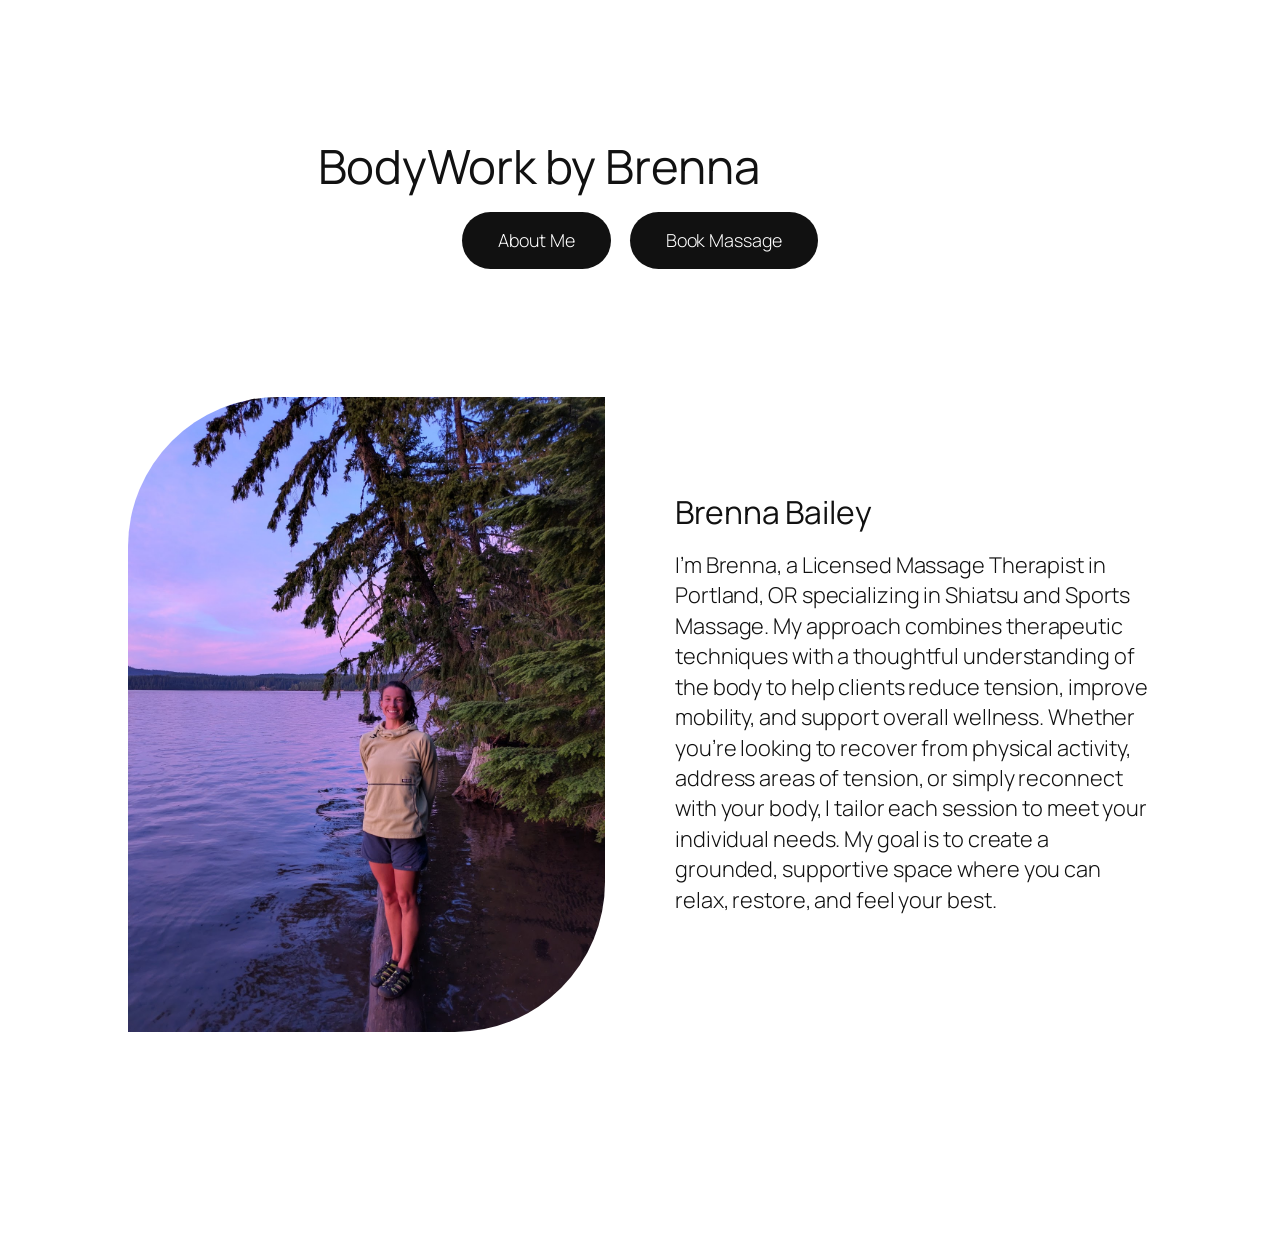
<file: about-me/index.html>
<!DOCTYPE html>
<html lang="en-US">
<head><meta charset="UTF-8">
	
	<meta name="viewport" content="width=device-width, initial-scale=1">
<meta name="robots" content="max-image-preview:large">
<title>BodyWork by Brenna – BodyWork by Brenna</title>
<link rel="alternate" type="application/rss+xml" title="BodyWork by Brenna » Feed" href="/feed/">
<link rel="alternate" type="application/rss+xml" title="BodyWork by Brenna » Comments Feed" href="/comments/feed/">


<style id="wp-img-auto-sizes-contain-inline-css">
img:is([sizes=auto i],[sizes^="auto," i]){contain-intrinsic-size:3000px 1500px}
/*# sourceURL=wp-img-auto-sizes-contain-inline-css */
</style>
<style id="wp-block-post-title-inline-css">
.wp-block-post-title{box-sizing:border-box;word-break:break-word}.wp-block-post-title :where(a){display:inline-block;font-family:inherit;font-size:inherit;font-style:inherit;font-weight:inherit;letter-spacing:inherit;line-height:inherit;text-decoration:inherit}
/*# sourceURL=/wp-includes/blocks/post-title/style.min.css */
</style>
<style id="wp-block-button-inline-css">
.wp-block-button__link{align-content:center;box-sizing:border-box;cursor:pointer;display:inline-block;height:100%;text-align:center;word-break:break-word}.wp-block-button__link.aligncenter{text-align:center}.wp-block-button__link.alignright{text-align:right}:where(.wp-block-button__link){border-radius:9999px;box-shadow:none;padding:calc(.667em + 2px) calc(1.333em + 2px);text-decoration:none}.wp-block-button[style*=text-decoration] .wp-block-button__link{text-decoration:inherit}.wp-block-buttons>.wp-block-button.has-custom-width{max-width:none}.wp-block-buttons>.wp-block-button.has-custom-width .wp-block-button__link{width:100%}.wp-block-buttons>.wp-block-button.has-custom-font-size .wp-block-button__link{font-size:inherit}.wp-block-buttons>.wp-block-button[class*=wp-block-button__width]{width:calc(var(--wp--block-button--width)*1% - var(--wp--style--block-gap, .5em)*(1 - var(--wp--block-button--width)/100))}.wp-block-buttons>.wp-block-button.wp-block-button__width-25{width:calc(25% - var(--wp--style--block-gap, .5em)*.75)}.wp-block-buttons>.wp-block-button.wp-block-button__width-50{width:calc(50% - var(--wp--style--block-gap, .5em)*.5)}.wp-block-buttons>.wp-block-button.wp-block-button__width-75{width:calc(75% - var(--wp--style--block-gap, .5em)*.25)}.wp-block-buttons>.wp-block-button.wp-block-button__width-100{flex-basis:100%;width:100%}.wp-block-buttons.is-vertical>.wp-block-button[class*=wp-block-button__width]{width:calc(var(--wp--block-button--width)*1%)}.wp-block-buttons.is-vertical>.wp-block-button.wp-block-button__width-25{width:25%}.wp-block-buttons.is-vertical>.wp-block-button.wp-block-button__width-50{width:50%}.wp-block-buttons.is-vertical>.wp-block-button.wp-block-button__width-75{width:75%}.wp-block-button.is-style-squared,.wp-block-button__link.wp-block-button.is-style-squared{border-radius:0}.wp-block-button.no-border-radius,.wp-block-button__link.no-border-radius{border-radius:0!important}:root :where(.wp-block-button .wp-block-button__link.is-style-outline),:root :where(.wp-block-button.is-style-outline>.wp-block-button__link){border:2px solid;padding:.667em 1.333em}:root :where(.wp-block-button .wp-block-button__link.is-style-outline:not(.has-text-color)),:root :where(.wp-block-button.is-style-outline>.wp-block-button__link:not(.has-text-color)){color:currentColor}:root :where(.wp-block-button .wp-block-button__link.is-style-outline:not(.has-background)),:root :where(.wp-block-button.is-style-outline>.wp-block-button__link:not(.has-background)){background-color:transparent;background-image:none}
/*# sourceURL=/wp-includes/blocks/button/style.min.css */
</style>
<style id="wp-block-buttons-inline-css">
.wp-block-buttons{box-sizing:border-box}.wp-block-buttons.is-vertical{flex-direction:column}.wp-block-buttons.is-vertical>.wp-block-button:last-child{margin-bottom:0}.wp-block-buttons>.wp-block-button{display:inline-block;margin:0}.wp-block-buttons.is-content-justification-left{justify-content:flex-start}.wp-block-buttons.is-content-justification-left.is-vertical{align-items:flex-start}.wp-block-buttons.is-content-justification-center{justify-content:center}.wp-block-buttons.is-content-justification-center.is-vertical{align-items:center}.wp-block-buttons.is-content-justification-right{justify-content:flex-end}.wp-block-buttons.is-content-justification-right.is-vertical{align-items:flex-end}.wp-block-buttons.is-content-justification-space-between{justify-content:space-between}.wp-block-buttons.aligncenter{text-align:center}.wp-block-buttons:not(.is-content-justification-space-between,.is-content-justification-right,.is-content-justification-left,.is-content-justification-center) .wp-block-button.aligncenter{margin-left:auto;margin-right:auto;width:100%}.wp-block-buttons[style*=text-decoration] .wp-block-button,.wp-block-buttons[style*=text-decoration] .wp-block-button__link{text-decoration:inherit}.wp-block-buttons.has-custom-font-size .wp-block-button__link{font-size:inherit}.wp-block-buttons .wp-block-button__link{width:100%}.wp-block-button.aligncenter{text-align:center}
/*# sourceURL=/wp-includes/blocks/buttons/style.min.css */
</style>
<link rel="stylesheet" id="wp-block-navigation-css" href="/wp-includes/blocks/navigation/style.min.css?ver=7.1" media="all">
<style id="wp-block-image-inline-css">
.wp-block-image>a,.wp-block-image>figure>a{display:inline-block}.wp-block-image img{box-sizing:border-box;height:auto;max-width:100%;vertical-align:bottom}@media not (prefers-reduced-motion){.wp-block-image img.hide{visibility:hidden}.wp-block-image img.show{animation:show-content-image .4s}}.wp-block-image[style*=border-radius] img,.wp-block-image[style*=border-radius]>a{border-radius:inherit}.wp-block-image.has-custom-border img{box-sizing:border-box}.wp-block-image.aligncenter{text-align:center}.wp-block-image.alignfull>a,.wp-block-image.alignwide>a{width:100%}.wp-block-image.alignfull img,.wp-block-image.alignwide img{height:auto;width:100%}.wp-block-image .aligncenter,.wp-block-image .alignleft,.wp-block-image .alignright,.wp-block-image.aligncenter,.wp-block-image.alignleft,.wp-block-image.alignright{display:table}.wp-block-image .aligncenter>figcaption,.wp-block-image .alignleft>figcaption,.wp-block-image .alignright>figcaption,.wp-block-image.aligncenter>figcaption,.wp-block-image.alignleft>figcaption,.wp-block-image.alignright>figcaption{caption-side:bottom;display:table-caption}.wp-block-image .alignleft{float:left;margin:.5em 1em .5em 0}.wp-block-image .alignright{float:right;margin:.5em 0 .5em 1em}.wp-block-image .aligncenter{margin-left:auto;margin-right:auto}.wp-block-image :where(figcaption){margin-bottom:1em;margin-top:.5em}.wp-block-image.is-style-circle-mask img{border-radius:9999px}@supports ((-webkit-mask-image:none) or (mask-image:none)) or (-webkit-mask-image:none){.wp-block-image.is-style-circle-mask img{border-radius:0;-webkit-mask-image:url('data:image/svg+xml;utf8,<svg viewBox="0 0 100 100" xmlns="http://www.w3.org/2000/svg"><circle cx="50" cy="50" r="50"/></svg>');mask-image:url('data:image/svg+xml;utf8,<svg viewBox="0 0 100 100" xmlns="http://www.w3.org/2000/svg"><circle cx="50" cy="50" r="50"/></svg>');mask-mode:alpha;-webkit-mask-position:center;mask-position:center;-webkit-mask-repeat:no-repeat;mask-repeat:no-repeat;-webkit-mask-size:contain;mask-size:contain}}:root :where(.wp-block-image.is-style-rounded img,.wp-block-image .is-style-rounded img){border-radius:9999px}.wp-block-image figure{margin:0}.wp-lightbox-container{display:flex;flex-direction:column;position:relative}.wp-lightbox-container img{cursor:zoom-in}.wp-lightbox-container img:hover+button{opacity:1}.wp-lightbox-container button{align-items:center;backdrop-filter:blur(16px) saturate(180%);background-color:rgba(90,90,90,.25);border:none;border-radius:4px;cursor:zoom-in;display:flex;height:20px;justify-content:center;opacity:0;padding:0;position:absolute;right:16px;text-align:center;top:16px;width:20px;z-index:100}@media not (prefers-reduced-motion){.wp-lightbox-container button{transition:opacity .2s ease}}.wp-lightbox-container button:focus-visible{outline:3px auto rgba(90,90,90,.25);outline:3px auto -webkit-focus-ring-color;outline-offset:3px}.wp-lightbox-container button:hover{cursor:pointer;opacity:1}.wp-lightbox-container button:focus{opacity:1}.wp-lightbox-container button:focus,.wp-lightbox-container button:hover,.wp-lightbox-container button:not(:hover):not(:active):not(.has-background){background-color:rgba(90,90,90,.25);border:none}.wp-lightbox-overlay{box-sizing:border-box;cursor:zoom-out;height:100vh;left:0;overflow:hidden;position:fixed;top:0;visibility:hidden;width:100%;z-index:100000}.wp-lightbox-overlay .wp-lightbox-close-button{align-items:center;cursor:pointer;display:flex;font-family:inherit;gap:8px;justify-content:center;line-height:1;min-height:40px;min-width:40px;padding:0 4px;position:absolute;right:calc(env(safe-area-inset-right) + 16px);top:calc(env(safe-area-inset-top) + 16px);z-index:5000000}.wp-lightbox-overlay .wp-lightbox-close-button:focus,.wp-lightbox-overlay .wp-lightbox-close-button:hover,.wp-lightbox-overlay .wp-lightbox-close-button:not(:hover):not(:active):not(.has-background){background:none;border:none}.wp-lightbox-overlay .wp-lightbox-close-button:has(.wp-lightbox-close-text:not([hidden])) .wp-lightbox-close-icon svg{height:1em;width:1em}.wp-lightbox-overlay .wp-lightbox-close-icon svg{display:block}.wp-lightbox-overlay .wp-lightbox-navigation-button-next,.wp-lightbox-overlay .wp-lightbox-navigation-button-prev{align-items:center;bottom:16px;cursor:pointer;display:flex;font-family:inherit;gap:4px;justify-content:center;line-height:1;min-height:40px;min-width:40px;padding:0 8px;position:absolute;z-index:2000002}.wp-lightbox-overlay .wp-lightbox-navigation-button-next[hidden],.wp-lightbox-overlay .wp-lightbox-navigation-button-prev[hidden]{display:none}@media (min-width:960px){.wp-lightbox-overlay .wp-lightbox-navigation-button-next,.wp-lightbox-overlay .wp-lightbox-navigation-button-prev{bottom:50%;transform:translateY(-50%)}}.wp-lightbox-overlay .wp-lightbox-navigation-button-next:focus,.wp-lightbox-overlay .wp-lightbox-navigation-button-next:hover,.wp-lightbox-overlay .wp-lightbox-navigation-button-next:not(:hover):not(:active):not(.has-background),.wp-lightbox-overlay .wp-lightbox-navigation-button-prev:focus,.wp-lightbox-overlay .wp-lightbox-navigation-button-prev:hover,.wp-lightbox-overlay .wp-lightbox-navigation-button-prev:not(:hover):not(:active):not(.has-background){background:none;border:none;padding:0 8px}.wp-lightbox-overlay .wp-lightbox-navigation-button-next:has(.wp-lightbox-navigation-text:not([hidden])) .wp-lightbox-navigation-icon svg,.wp-lightbox-overlay .wp-lightbox-navigation-button-prev:has(.wp-lightbox-navigation-text:not([hidden])) .wp-lightbox-navigation-icon svg{display:block;height:1.5em;width:1.5em}.wp-lightbox-overlay .wp-lightbox-navigation-button-prev{left:calc(env(safe-area-inset-left) + 16px)}.wp-lightbox-overlay .wp-lightbox-navigation-button-next{right:calc(env(safe-area-inset-right) + 16px)}.wp-lightbox-overlay .wp-lightbox-navigation-icon svg{vertical-align:middle}.wp-lightbox-overlay .lightbox-image-container{height:var(--wp--lightbox-container-height);left:50%;overflow:hidden;position:absolute;top:50%;transform:translate(-50%,-50%);transform-origin:top left;width:var(--wp--lightbox-container-width);z-index:2000001}.wp-lightbox-overlay .wp-block-image{align-items:center;box-sizing:border-box;display:flex;height:100%;justify-content:center;margin:0;position:relative;transform-origin:0 0;width:100%;z-index:3000000}.wp-lightbox-overlay .wp-block-image img{height:var(--wp--lightbox-image-height);min-height:var(--wp--lightbox-image-height);min-width:var(--wp--lightbox-image-width);width:var(--wp--lightbox-image-width)}.wp-lightbox-overlay .wp-block-image figcaption{display:none}.wp-lightbox-overlay button{background:none;border:none}.wp-lightbox-overlay .scrim{background-color:#fff;height:100%;opacity:.9;position:absolute;width:100%;z-index:2000000}.wp-lightbox-overlay.active{visibility:visible}@media not (prefers-reduced-motion){.wp-lightbox-overlay.active{animation:turn-on-visibility .25s both}.wp-lightbox-overlay.active img{animation:turn-on-visibility .35s both}.wp-lightbox-overlay.show-closing-animation:not(.active){animation:turn-off-visibility .35s both}.wp-lightbox-overlay.show-closing-animation:not(.active) img{animation:turn-off-visibility .25s both}.wp-lightbox-overlay.zoom.active{animation:none;opacity:1;visibility:visible}.wp-lightbox-overlay.zoom.active .lightbox-image-container{animation:lightbox-zoom-in .4s}.wp-lightbox-overlay.zoom.active .lightbox-image-container img{animation:none}.wp-lightbox-overlay.zoom.active .scrim{animation:turn-on-visibility .4s forwards}.wp-lightbox-overlay.zoom.show-closing-animation:not(.active){animation:none}.wp-lightbox-overlay.zoom.show-closing-animation:not(.active) .lightbox-image-container{animation:lightbox-zoom-out .4s}.wp-lightbox-overlay.zoom.show-closing-animation:not(.active) .lightbox-image-container img{animation:none}.wp-lightbox-overlay.zoom.show-closing-animation:not(.active) .scrim{animation:turn-off-visibility .4s forwards}}@keyframes show-content-image{0%{visibility:hidden}99%{visibility:hidden}to{visibility:visible}}@keyframes turn-on-visibility{0%{opacity:0}to{opacity:1}}@keyframes turn-off-visibility{0%{opacity:1;visibility:visible}99%{opacity:0;visibility:visible}to{opacity:0;visibility:hidden}}@keyframes lightbox-zoom-in{0%{transform:translate(calc((-100vw + var(--wp--lightbox-scrollbar-width))/2 + var(--wp--lightbox-initial-left-position)),calc(-50vh + var(--wp--lightbox-initial-top-position))) scale(var(--wp--lightbox-scale))}to{transform:translate(-50%,-50%) scale(1)}}@keyframes lightbox-zoom-out{0%{transform:translate(-50%,-50%) scale(1);visibility:visible}99%{visibility:visible}to{transform:translate(calc((-100vw + var(--wp--lightbox-scrollbar-width))/2 + var(--wp--lightbox-initial-left-position)),calc(-50vh + var(--wp--lightbox-initial-top-position))) scale(var(--wp--lightbox-scale));visibility:hidden}}
/*# sourceURL=/wp-includes/blocks/image/style.min.css */
</style>
<style id="wp-block-heading-inline-css">
h1:where(.wp-block-heading).has-background,h2:where(.wp-block-heading).has-background,h3:where(.wp-block-heading).has-background,h4:where(.wp-block-heading).has-background,h5:where(.wp-block-heading).has-background,h6:where(.wp-block-heading).has-background{padding:1.25em 2.375em}h1.has-text-align-left[style*=writing-mode]:where([style*=vertical-lr]),h1.has-text-align-right[style*=writing-mode]:where([style*=vertical-rl]),h2.has-text-align-left[style*=writing-mode]:where([style*=vertical-lr]),h2.has-text-align-right[style*=writing-mode]:where([style*=vertical-rl]),h3.has-text-align-left[style*=writing-mode]:where([style*=vertical-lr]),h3.has-text-align-right[style*=writing-mode]:where([style*=vertical-rl]),h4.has-text-align-left[style*=writing-mode]:where([style*=vertical-lr]),h4.has-text-align-right[style*=writing-mode]:where([style*=vertical-rl]),h5.has-text-align-left[style*=writing-mode]:where([style*=vertical-lr]),h5.has-text-align-right[style*=writing-mode]:where([style*=vertical-rl]),h6.has-text-align-left[style*=writing-mode]:where([style*=vertical-lr]),h6.has-text-align-right[style*=writing-mode]:where([style*=vertical-rl]){rotate:180deg}
/*# sourceURL=/wp-includes/blocks/heading/style.min.css */
</style>
<style id="wp-block-paragraph-inline-css">
.is-small-text{font-size:.875em}.is-regular-text{font-size:1em}.is-large-text{font-size:2.25em}.is-larger-text{font-size:3em}.has-drop-cap:not(:focus):first-letter{float:left;font-size:8.4em;font-style:normal;font-weight:100;line-height:.68;margin:.05em .1em 0 0;text-transform:uppercase}body.rtl .has-drop-cap:not(:focus):first-letter{float:none;margin-left:.1em}p.has-drop-cap.has-background{overflow:hidden}:root :where(p.has-background){padding:1.25em 2.375em}:where(p.has-text-color:not(.has-link-color)) a{color:inherit}p.has-text-align-left[style*="writing-mode:vertical-lr"],p.has-text-align-right[style*="writing-mode:vertical-rl"]{rotate:180deg}
/*# sourceURL=/wp-includes/blocks/paragraph/style.min.css */
</style>
<style id="wp-block-social-links-inline-css">
.wp-block-social-links{background:none;box-sizing:border-box;margin-left:0;padding-left:0;padding-right:0;text-indent:0}.wp-block-social-links .wp-social-link a,.wp-block-social-links .wp-social-link a:hover{border-bottom:0;box-shadow:none;text-decoration:none}.wp-block-social-links .wp-social-link svg{height:1em;width:1em}.wp-block-social-links .wp-social-link span:not(.screen-reader-text){font-size:.65em;margin-left:.5em;margin-right:.5em}.wp-block-social-links.has-small-icon-size{font-size:16px}.wp-block-social-links,.wp-block-social-links.has-normal-icon-size{font-size:24px}.wp-block-social-links.has-large-icon-size{font-size:36px}.wp-block-social-links.has-huge-icon-size{font-size:48px}.wp-block-social-links.aligncenter{display:flex;justify-content:center}.wp-block-social-links.alignright{justify-content:flex-end}.wp-block-social-link{border-radius:9999px;display:block}@media not (prefers-reduced-motion){.wp-block-social-link{transition:transform .1s ease}}.wp-block-social-link{height:auto}.wp-block-social-link a{align-items:center;display:flex;line-height:0}.wp-block-social-link:hover{transform:scale(1.1)}.wp-block-social-links .wp-block-social-link.wp-social-link{display:inline-block;margin:0;padding:0}.wp-block-social-links .wp-block-social-link.wp-social-link .wp-block-social-link-anchor,.wp-block-social-links .wp-block-social-link.wp-social-link .wp-block-social-link-anchor svg,.wp-block-social-links .wp-block-social-link.wp-social-link .wp-block-social-link-anchor:active,.wp-block-social-links .wp-block-social-link.wp-social-link .wp-block-social-link-anchor:hover,.wp-block-social-links .wp-block-social-link.wp-social-link .wp-block-social-link-anchor:visited{fill:currentColor;color:currentColor}:where(.wp-block-social-links:not(.is-style-logos-only)) .wp-social-link{background-color:#f0f0f0;color:#444}:where(.wp-block-social-links:not(.is-style-logos-only)) .wp-social-link-amazon{background-color:#f90;color:#fff}:where(.wp-block-social-links:not(.is-style-logos-only)) .wp-social-link-bandcamp{background-color:#1ea0c3;color:#fff}:where(.wp-block-social-links:not(.is-style-logos-only)) .wp-social-link-behance{background-color:#0757fe;color:#fff}:where(.wp-block-social-links:not(.is-style-logos-only)) .wp-social-link-bluesky{background-color:#0a7aff;color:#fff}:where(.wp-block-social-links:not(.is-style-logos-only)) .wp-social-link-codepen{background-color:#1e1f26;color:#fff}:where(.wp-block-social-links:not(.is-style-logos-only)) .wp-social-link-deviantart{background-color:#02e49b;color:#fff}:where(.wp-block-social-links:not(.is-style-logos-only)) .wp-social-link-discord{background-color:#5865f2;color:#fff}:where(.wp-block-social-links:not(.is-style-logos-only)) .wp-social-link-dribbble{background-color:#e94c89;color:#fff}:where(.wp-block-social-links:not(.is-style-logos-only)) .wp-social-link-dropbox{background-color:#4280ff;color:#fff}:where(.wp-block-social-links:not(.is-style-logos-only)) .wp-social-link-etsy{background-color:#f45800;color:#fff}:where(.wp-block-social-links:not(.is-style-logos-only)) .wp-social-link-facebook{background-color:#0866ff;color:#fff}:where(.wp-block-social-links:not(.is-style-logos-only)) .wp-social-link-fivehundredpx{background-color:#000;color:#fff}:where(.wp-block-social-links:not(.is-style-logos-only)) .wp-social-link-flickr{background-color:#0461dd;color:#fff}:where(.wp-block-social-links:not(.is-style-logos-only)) .wp-social-link-foursquare{background-color:#e65678;color:#fff}:where(.wp-block-social-links:not(.is-style-logos-only)) .wp-social-link-github{background-color:#24292d;color:#fff}:where(.wp-block-social-links:not(.is-style-logos-only)) .wp-social-link-goodreads{background-color:#eceadd;color:#382110}:where(.wp-block-social-links:not(.is-style-logos-only)) .wp-social-link-google{background-color:#ea4434;color:#fff}:where(.wp-block-social-links:not(.is-style-logos-only)) .wp-social-link-gravatar{background-color:#1d4fc4;color:#fff}:where(.wp-block-social-links:not(.is-style-logos-only)) .wp-social-link-instagram{background-color:#f00075;color:#fff}:where(.wp-block-social-links:not(.is-style-logos-only)) .wp-social-link-lastfm{background-color:#e21b24;color:#fff}:where(.wp-block-social-links:not(.is-style-logos-only)) .wp-social-link-linkedin{background-color:#0d66c2;color:#fff}:where(.wp-block-social-links:not(.is-style-logos-only)) .wp-social-link-mastodon{background-color:#3288d4;color:#fff}:where(.wp-block-social-links:not(.is-style-logos-only)) .wp-social-link-medium{background-color:#000;color:#fff}:where(.wp-block-social-links:not(.is-style-logos-only)) .wp-social-link-meetup{background-color:#f6405f;color:#fff}:where(.wp-block-social-links:not(.is-style-logos-only)) .wp-social-link-patreon{background-color:#000;color:#fff}:where(.wp-block-social-links:not(.is-style-logos-only)) .wp-social-link-pinterest{background-color:#e60122;color:#fff}:where(.wp-block-social-links:not(.is-style-logos-only)) .wp-social-link-pocket{background-color:#ef4155;color:#fff}:where(.wp-block-social-links:not(.is-style-logos-only)) .wp-social-link-reddit{background-color:#ff4500;color:#fff}:where(.wp-block-social-links:not(.is-style-logos-only)) .wp-social-link-skype{background-color:#0478d7;color:#fff}:where(.wp-block-social-links:not(.is-style-logos-only)) .wp-social-link-snapchat{stroke:#000;background-color:#fefc00;color:#fff}:where(.wp-block-social-links:not(.is-style-logos-only)) .wp-social-link-soundcloud{background-color:#ff5600;color:#fff}:where(.wp-block-social-links:not(.is-style-logos-only)) .wp-social-link-spotify{background-color:#1bd760;color:#fff}:where(.wp-block-social-links:not(.is-style-logos-only)) .wp-social-link-telegram{background-color:#2aabee;color:#fff}:where(.wp-block-social-links:not(.is-style-logos-only)) .wp-social-link-threads{background-color:#000;color:#fff}:where(.wp-block-social-links:not(.is-style-logos-only)) .wp-social-link-tiktok{background-color:#000;color:#fff}:where(.wp-block-social-links:not(.is-style-logos-only)) .wp-social-link-tumblr{background-color:#011835;color:#fff}:where(.wp-block-social-links:not(.is-style-logos-only)) .wp-social-link-twitch{background-color:#6440a4;color:#fff}:where(.wp-block-social-links:not(.is-style-logos-only)) .wp-social-link-twitter{background-color:#1da1f2;color:#fff}:where(.wp-block-social-links:not(.is-style-logos-only)) .wp-social-link-vimeo{background-color:#1eb7ea;color:#fff}:where(.wp-block-social-links:not(.is-style-logos-only)) .wp-social-link-vk{background-color:#4680c2;color:#fff}:where(.wp-block-social-links:not(.is-style-logos-only)) .wp-social-link-wordpress{background-color:#3499cd;color:#fff}:where(.wp-block-social-links:not(.is-style-logos-only)) .wp-social-link-whatsapp{background-color:#25d366;color:#fff}:where(.wp-block-social-links:not(.is-style-logos-only)) .wp-social-link-x{background-color:#000;color:#fff}:where(.wp-block-social-links:not(.is-style-logos-only)) .wp-social-link-yelp{background-color:#d32422;color:#fff}:where(.wp-block-social-links:not(.is-style-logos-only)) .wp-social-link-youtube{background-color:red;color:#fff}:where(.wp-block-social-links.is-style-logos-only) .wp-social-link{background:none}:where(.wp-block-social-links.is-style-logos-only) .wp-social-link svg{height:1.25em;width:1.25em}:where(.wp-block-social-links.is-style-logos-only) .wp-social-link-amazon{color:#f90}:where(.wp-block-social-links.is-style-logos-only) .wp-social-link-bandcamp{color:#1ea0c3}:where(.wp-block-social-links.is-style-logos-only) .wp-social-link-behance{color:#0757fe}:where(.wp-block-social-links.is-style-logos-only) .wp-social-link-bluesky{color:#0a7aff}:where(.wp-block-social-links.is-style-logos-only) .wp-social-link-codepen{color:#1e1f26}:where(.wp-block-social-links.is-style-logos-only) .wp-social-link-deviantart{color:#02e49b}:where(.wp-block-social-links.is-style-logos-only) .wp-social-link-discord{color:#5865f2}:where(.wp-block-social-links.is-style-logos-only) .wp-social-link-dribbble{color:#e94c89}:where(.wp-block-social-links.is-style-logos-only) .wp-social-link-dropbox{color:#4280ff}:where(.wp-block-social-links.is-style-logos-only) .wp-social-link-etsy{color:#f45800}:where(.wp-block-social-links.is-style-logos-only) .wp-social-link-facebook{color:#0866ff}:where(.wp-block-social-links.is-style-logos-only) .wp-social-link-fivehundredpx{color:#000}:where(.wp-block-social-links.is-style-logos-only) .wp-social-link-flickr{color:#0461dd}:where(.wp-block-social-links.is-style-logos-only) .wp-social-link-foursquare{color:#e65678}:where(.wp-block-social-links.is-style-logos-only) .wp-social-link-github{color:#24292d}:where(.wp-block-social-links.is-style-logos-only) .wp-social-link-goodreads{color:#382110}:where(.wp-block-social-links.is-style-logos-only) .wp-social-link-google{color:#ea4434}:where(.wp-block-social-links.is-style-logos-only) .wp-social-link-gravatar{color:#1d4fc4}:where(.wp-block-social-links.is-style-logos-only) .wp-social-link-instagram{color:#f00075}:where(.wp-block-social-links.is-style-logos-only) .wp-social-link-lastfm{color:#e21b24}:where(.wp-block-social-links.is-style-logos-only) .wp-social-link-linkedin{color:#0d66c2}:where(.wp-block-social-links.is-style-logos-only) .wp-social-link-mastodon{color:#3288d4}:where(.wp-block-social-links.is-style-logos-only) .wp-social-link-medium{color:#000}:where(.wp-block-social-links.is-style-logos-only) .wp-social-link-meetup{color:#f6405f}:where(.wp-block-social-links.is-style-logos-only) .wp-social-link-patreon{color:#000}:where(.wp-block-social-links.is-style-logos-only) .wp-social-link-pinterest{color:#e60122}:where(.wp-block-social-links.is-style-logos-only) .wp-social-link-pocket{color:#ef4155}:where(.wp-block-social-links.is-style-logos-only) .wp-social-link-reddit{color:#ff4500}:where(.wp-block-social-links.is-style-logos-only) .wp-social-link-skype{color:#0478d7}:where(.wp-block-social-links.is-style-logos-only) .wp-social-link-snapchat{stroke:#000;color:#fff}:where(.wp-block-social-links.is-style-logos-only) .wp-social-link-soundcloud{color:#ff5600}:where(.wp-block-social-links.is-style-logos-only) .wp-social-link-spotify{color:#1bd760}:where(.wp-block-social-links.is-style-logos-only) .wp-social-link-telegram{color:#2aabee}:where(.wp-block-social-links.is-style-logos-only) .wp-social-link-threads{color:#000}:where(.wp-block-social-links.is-style-logos-only) .wp-social-link-tiktok{color:#000}:where(.wp-block-social-links.is-style-logos-only) .wp-social-link-tumblr{color:#011835}:where(.wp-block-social-links.is-style-logos-only) .wp-social-link-twitch{color:#6440a4}:where(.wp-block-social-links.is-style-logos-only) .wp-social-link-twitter{color:#1da1f2}:where(.wp-block-social-links.is-style-logos-only) .wp-social-link-vimeo{color:#1eb7ea}:where(.wp-block-social-links.is-style-logos-only) .wp-social-link-vk{color:#4680c2}:where(.wp-block-social-links.is-style-logos-only) .wp-social-link-whatsapp{color:#25d366}:where(.wp-block-social-links.is-style-logos-only) .wp-social-link-wordpress{color:#3499cd}:where(.wp-block-social-links.is-style-logos-only) .wp-social-link-x{color:#000}:where(.wp-block-social-links.is-style-logos-only) .wp-social-link-yelp{color:#d32422}:where(.wp-block-social-links.is-style-logos-only) .wp-social-link-youtube{color:red}.wp-block-social-links.is-style-pill-shape .wp-social-link{width:auto}:root :where(.wp-block-social-links .wp-social-link a){padding:.25em}:root :where(.wp-block-social-links.is-style-logos-only .wp-social-link a){padding:0}:root :where(.wp-block-social-links.is-style-pill-shape .wp-social-link a){padding-left:.6666666667em;padding-right:.6666666667em}.wp-block-social-links:not(.has-icon-color):not(.has-icon-background-color) .wp-social-link-snapchat .wp-block-social-link-label{color:#000}
/*# sourceURL=/wp-includes/blocks/social-links/style.min.css */
</style>
<style id="wp-block-group-inline-css">
.wp-block-group{box-sizing:border-box}:where(.wp-block-group.wp-block-group-is-layout-constrained){position:relative}
/*# sourceURL=/wp-includes/blocks/group/style.min.css */
</style>
<style id="wp-block-columns-inline-css">
.wp-block-columns{box-sizing:border-box;display:flex;flex-wrap:wrap!important}@media (min-width:782px){.wp-block-columns{flex-wrap:nowrap!important}}.wp-block-columns{align-items:normal!important}.wp-block-columns.are-vertically-aligned-top{align-items:flex-start}.wp-block-columns.are-vertically-aligned-center{align-items:center}.wp-block-columns.are-vertically-aligned-bottom{align-items:flex-end}@media (max-width:781px){.wp-block-columns:not(.is-not-stacked-on-mobile)>.wp-block-column{flex-basis:100%!important}}@media (min-width:782px){.wp-block-columns:not(.is-not-stacked-on-mobile)>.wp-block-column{flex-basis:0;flex-grow:1}.wp-block-columns:not(.is-not-stacked-on-mobile)>.wp-block-column[style*=flex-basis]{flex-grow:0}}.wp-block-columns.is-not-stacked-on-mobile{flex-wrap:nowrap!important}.wp-block-columns.is-not-stacked-on-mobile>.wp-block-column{flex-basis:0;flex-grow:1}.wp-block-columns.is-not-stacked-on-mobile>.wp-block-column[style*=flex-basis]{flex-grow:0}:where(.wp-block-columns){margin-bottom:1.75em}:where(.wp-block-columns.has-background){padding:1.25em 2.375em}.wp-block-column{flex-grow:1;min-width:0;overflow-wrap:break-word;word-break:break-word}.wp-block-column.is-vertically-aligned-top{align-self:flex-start}.wp-block-column.is-vertically-aligned-center{align-self:center}.wp-block-column.is-vertically-aligned-bottom{align-self:flex-end}.wp-block-column.is-vertically-aligned-stretch{align-self:stretch}.wp-block-column.is-vertically-aligned-bottom,.wp-block-column.is-vertically-aligned-center,.wp-block-column.is-vertically-aligned-top{width:100%}
/*# sourceURL=/wp-includes/blocks/columns/style.min.css */
</style>
<style id="wp-block-post-content-inline-css">
.wp-block-post-content{display:flow-root}
/*# sourceURL=/wp-includes/blocks/post-content/style.min.css */
</style>
<style id="wp-emoji-styles-inline-css">

	img.wp-smiley, img.emoji {
		display: inline !important;
		border: none !important;
		box-shadow: none !important;
		height: 1em !important;
		width: 1em !important;
		margin: 0 0.07em !important;
		vertical-align: -0.1em !important;
		background: none !important;
		padding: 0 !important;
	}
/*# sourceURL=wp-emoji-styles-inline-css */
</style>
<style id="wp-block-library-inline-css">
:root{--wp-block-synced-color:#7a00df;--wp-block-synced-color--rgb:122,0,223;--wp-bound-block-color:var(--wp-block-synced-color);--wp-editor-canvas-background:#ddd;--wp-admin-theme-color:#007cba;--wp-admin-theme-color--rgb:0,124,186;--wp-admin-theme-color-darker-10:#006ba1;--wp-admin-theme-color-darker-10--rgb:0,107,160.5;--wp-admin-theme-color-darker-20:#005a87;--wp-admin-theme-color-darker-20--rgb:0,90,135;--wp-admin-border-width-focus:2px}@media (min-resolution:192dpi){:root{--wp-admin-border-width-focus:1.5px}}.wp-element-button{cursor:pointer}:root .has-very-light-gray-background-color{background-color:#eee}:root .has-very-dark-gray-background-color{background-color:#313131}:root .has-very-light-gray-color{color:#eee}:root .has-very-dark-gray-color{color:#313131}:root .has-vivid-green-cyan-to-vivid-cyan-blue-gradient-background{background:linear-gradient(135deg,#00d084,#0693e3)}:root .has-purple-crush-gradient-background{background:linear-gradient(135deg,#34e2e4,#4721fb 50%,#ab1dfe)}:root .has-hazy-dawn-gradient-background{background:linear-gradient(135deg,#faaca8,#dad0ec)}:root .has-subdued-olive-gradient-background{background:linear-gradient(135deg,#fafae1,#67a671)}:root .has-atomic-cream-gradient-background{background:linear-gradient(135deg,#fdd79a,#004a59)}:root .has-nightshade-gradient-background{background:linear-gradient(135deg,#330968,#31cdcf)}:root .has-midnight-gradient-background{background:linear-gradient(135deg,#020381,#2874fc)}:root{--wp--preset--font-size--normal:16px;--wp--preset--font-size--huge:42px}.has-regular-font-size{font-size:1em}.has-larger-font-size{font-size:2.625em}.has-normal-font-size{font-size:var(--wp--preset--font-size--normal)}.has-huge-font-size{font-size:var(--wp--preset--font-size--huge)}:root .has-text-align-center{text-align:center}:root .has-text-align-left{text-align:left}:root .has-text-align-right{text-align:right}.has-fit-text{white-space:nowrap!important}#end-resizable-editor-section{display:none}.aligncenter{clear:both}.items-justified-left{justify-content:flex-start}.items-justified-center{justify-content:center}.items-justified-right{justify-content:flex-end}.items-justified-space-between{justify-content:space-between}.screen-reader-text{word-wrap:normal!important;border:0;clip-path:inset(50%);height:1px;margin:-1px;overflow:hidden;padding:0;position:absolute;width:1px;word-break:normal!important}.screen-reader-text:focus{background-color:#ddd;clip-path:none;color:#444;display:block;font-size:1em;height:auto;left:5px;line-height:normal;padding:15px 23px 14px;text-decoration:none;top:5px;width:auto;z-index:100000}html :where(.has-border-color){border-style:solid}html :where([style^=border-color],[style*=";border-color"],[style*="; border-color"]){border-style:solid}html :where([style^=border-top-color],[style*=";border-top-color"],[style*="; border-top-color"]){border-top-style:solid}html :where([style^=border-right-color],[style*=";border-right-color"],[style*="; border-right-color"]){border-right-style:solid}html :where([style^=border-bottom-color],[style*=";border-bottom-color"],[style*="; border-bottom-color"]){border-bottom-style:solid}html :where([style^=border-left-color],[style*=";border-left-color"],[style*="; border-left-color"]){border-left-style:solid}html :where([style^=border-width],[style*=";border-width"],[style*="; border-width"]){border-style:solid}html :where([style^=border-top-width],[style*=";border-top-width"],[style*="; border-top-width"]){border-top-style:solid}html :where([style^=border-right-width],[style*=";border-right-width"],[style*="; border-right-width"]){border-right-style:solid}html :where([style^=border-bottom-width],[style*=";border-bottom-width"],[style*="; border-bottom-width"]){border-bottom-style:solid}html :where([style^=border-left-width],[style*=";border-left-width"],[style*="; border-left-width"]){border-left-style:solid}html :where(img[class*=wp-image-]){height:auto;max-width:100%}:where(figure){margin:0 0 1em}html :where(.is-position-sticky){--wp-admin--admin-bar--position-offset:var(--wp-admin--admin-bar--height,0px)}@media screen and (max-width:600px){html :where(.is-position-sticky){--wp-admin--admin-bar--position-offset:0px}}
/*# sourceURL=/wp-includes/css/dist/block-library/common.min.css */
</style>
<style id="global-styles-inline-css">
:root{--wp--preset--aspect-ratio--square: 1;--wp--preset--aspect-ratio--4-3: 4/3;--wp--preset--aspect-ratio--3-4: 3/4;--wp--preset--aspect-ratio--3-2: 3/2;--wp--preset--aspect-ratio--2-3: 2/3;--wp--preset--aspect-ratio--16-9: 16/9;--wp--preset--aspect-ratio--9-16: 9/16;--wp--preset--color--black: #000000;--wp--preset--color--cyan-bluish-gray: #abb8c3;--wp--preset--color--white: #ffffff;--wp--preset--color--pale-pink: #f78da7;--wp--preset--color--vivid-red: #cf2e2e;--wp--preset--color--luminous-vivid-orange: #ff6900;--wp--preset--color--luminous-vivid-amber: #fcb900;--wp--preset--color--light-green-cyan: #7bdcb5;--wp--preset--color--vivid-green-cyan: #00d084;--wp--preset--color--pale-cyan-blue: #8ed1fc;--wp--preset--color--vivid-cyan-blue: #0693e3;--wp--preset--color--vivid-purple: #9b51e0;--wp--preset--color--base: #FFFFFF;--wp--preset--color--contrast: #111111;--wp--preset--color--accent-1: #FFEE58;--wp--preset--color--accent-2: #F6CFF4;--wp--preset--color--accent-3: #503AA8;--wp--preset--color--accent-4: #686868;--wp--preset--color--accent-5: #FBFAF3;--wp--preset--color--accent-6: color-mix(in srgb, currentColor 20%, transparent);--wp--preset--gradient--vivid-cyan-blue-to-vivid-purple: linear-gradient(135deg,rgb(6,147,227) 0%,rgb(155,81,224) 100%);--wp--preset--gradient--light-green-cyan-to-vivid-green-cyan: linear-gradient(135deg,rgb(122,220,180) 0%,rgb(0,208,130) 100%);--wp--preset--gradient--luminous-vivid-amber-to-luminous-vivid-orange: linear-gradient(135deg,rgb(252,185,0) 0%,rgb(255,105,0) 100%);--wp--preset--gradient--luminous-vivid-orange-to-vivid-red: linear-gradient(135deg,rgb(255,105,0) 0%,rgb(207,46,46) 100%);--wp--preset--gradient--very-light-gray-to-cyan-bluish-gray: linear-gradient(135deg,rgb(238,238,238) 0%,rgb(169,184,195) 100%);--wp--preset--gradient--cool-to-warm-spectrum: linear-gradient(135deg,rgb(74,234,220) 0%,rgb(151,120,209) 20%,rgb(207,42,186) 40%,rgb(238,44,130) 60%,rgb(251,105,98) 80%,rgb(254,248,76) 100%);--wp--preset--gradient--blush-light-purple: linear-gradient(135deg,rgb(255,206,236) 0%,rgb(152,150,240) 100%);--wp--preset--gradient--blush-bordeaux: linear-gradient(135deg,rgb(254,205,165) 0%,rgb(254,45,45) 50%,rgb(107,0,62) 100%);--wp--preset--gradient--luminous-dusk: linear-gradient(135deg,rgb(255,203,112) 0%,rgb(199,81,192) 50%,rgb(65,88,208) 100%);--wp--preset--gradient--pale-ocean: linear-gradient(135deg,rgb(255,245,203) 0%,rgb(182,227,212) 50%,rgb(51,167,181) 100%);--wp--preset--gradient--electric-grass: linear-gradient(135deg,rgb(202,248,128) 0%,rgb(113,206,126) 100%);--wp--preset--gradient--midnight: linear-gradient(135deg,rgb(2,3,129) 0%,rgb(40,116,252) 100%);--wp--preset--font-size--small: 0.875rem;--wp--preset--font-size--medium: clamp(1rem, 1rem + ((1vw - 0.2rem) * 0.196), 1.125rem);--wp--preset--font-size--large: clamp(1.125rem, 1.125rem + ((1vw - 0.2rem) * 0.392), 1.375rem);--wp--preset--font-size--x-large: clamp(1.75rem, 1.75rem + ((1vw - 0.2rem) * 0.392), 2rem);--wp--preset--font-size--xx-large: clamp(2.15rem, 2.15rem + ((1vw - 0.2rem) * 1.333), 3rem);--wp--preset--font-family--manrope: Manrope, sans-serif;--wp--preset--font-family--fira-code: "Fira Code", monospace;--wp--preset--spacing--20: 10px;--wp--preset--spacing--30: 20px;--wp--preset--spacing--40: 30px;--wp--preset--spacing--50: clamp(30px, 5vw, 50px);--wp--preset--spacing--60: clamp(30px, 7vw, 70px);--wp--preset--spacing--70: clamp(50px, 7vw, 90px);--wp--preset--spacing--80: clamp(70px, 10vw, 140px);--wp--preset--shadow--natural: 6px 6px 9px rgba(0, 0, 0, 0.2);--wp--preset--shadow--deep: 12px 12px 50px rgba(0, 0, 0, 0.4);--wp--preset--shadow--sharp: 6px 6px 0px rgba(0, 0, 0, 0.2);--wp--preset--shadow--outlined: 6px 6px 0px -3px rgb(255, 255, 255), 6px 6px rgb(0, 0, 0);--wp--preset--shadow--crisp: 6px 6px 0px rgb(0, 0, 0);}.wp-block-button{--wp--preset--dimension--25: 25%;--wp--preset--dimension--50: 50%;--wp--preset--dimension--75: 75%;--wp--preset--dimension--100: 100%;}:root { --wp--style--global--content-size: 645px;--wp--style--global--wide-size: 1340px; }:where(body) { margin: 0; }.wp-site-blocks { padding-top: var(--wp--style--root--padding-top); padding-bottom: var(--wp--style--root--padding-bottom); }.has-global-padding { padding-right: var(--wp--style--root--padding-right); padding-left: var(--wp--style--root--padding-left); }.has-global-padding > .alignfull { margin-right: calc(var(--wp--style--root--padding-right) * -1); margin-left: calc(var(--wp--style--root--padding-left) * -1); }.has-global-padding :where(:not(.alignfull.is-layout-flow) > .has-global-padding:not(.wp-block-block, .alignfull)) { padding-right: 0; padding-left: 0; }.has-global-padding :where(:not(.alignfull.is-layout-flow) > .has-global-padding:not(.wp-block-block, .alignfull)) > .alignfull { margin-left: 0; margin-right: 0; }.wp-site-blocks > .alignleft { float: left; margin-right: 2em; }.wp-site-blocks > .alignright { float: right; margin-left: 2em; }.wp-site-blocks > .aligncenter { justify-content: center; margin-left: auto; margin-right: auto; }:where(.wp-site-blocks) > * { margin-block-start: 1.2rem; margin-block-end: 0; }:where(.wp-site-blocks) > :first-child { margin-block-start: 0; }:where(.wp-site-blocks) > :last-child { margin-block-end: 0; }:root { --wp--style--block-gap: 1.2rem; }:root :where(.is-layout-flow) > :first-child{margin-block-start: 0;}:root :where(.is-layout-flow) > :last-child{margin-block-end: 0;}:root :where(.is-layout-flow) > *{margin-block-start: 1.2rem;margin-block-end: 0;}:root :where(.is-layout-constrained) > :first-child{margin-block-start: 0;}:root :where(.is-layout-constrained) > :last-child{margin-block-end: 0;}:root :where(.is-layout-constrained) > *{margin-block-start: 1.2rem;margin-block-end: 0;}:root :where(.is-layout-flex){gap: 1.2rem;}:root :where(.is-layout-grid){gap: 1.2rem;}.is-layout-flow > .alignleft{float: left;margin-inline-start: 0;margin-inline-end: 2em;}.is-layout-flow > .alignright{float: right;margin-inline-start: 2em;margin-inline-end: 0;}.is-layout-flow > .aligncenter{margin-left: auto !important;margin-right: auto !important;}.is-layout-constrained > .alignleft{float: left;margin-inline-start: 0;margin-inline-end: 2em;}.is-layout-constrained > .alignright{float: right;margin-inline-start: 2em;margin-inline-end: 0;}.is-layout-constrained > .aligncenter{margin-left: auto !important;margin-right: auto !important;}.is-layout-constrained > :where(:not(.alignleft):not(.alignright):not(.alignfull)){max-width: var(--wp--style--global--content-size);margin-left: auto !important;margin-right: auto !important;}.is-layout-constrained > .alignwide{max-width: var(--wp--style--global--wide-size);}body .is-layout-flex{display: flex;}.is-layout-flex{flex-wrap: wrap;align-items: center;}.is-layout-flex > :is(*, div){margin: 0;}body .is-layout-grid{display: grid;}.is-layout-grid > :is(*, div){margin: 0;}body{background-color: var(--wp--preset--color--base);color: var(--wp--preset--color--contrast);font-family: var(--wp--preset--font-family--manrope);font-size: var(--wp--preset--font-size--large);font-weight: 300;letter-spacing: -0.1px;line-height: 1.4;--wp--style--root--padding-top: 0px;--wp--style--root--padding-right: var(--wp--preset--spacing--50);--wp--style--root--padding-bottom: 0px;--wp--style--root--padding-left: var(--wp--preset--spacing--50);}a:where(:not(.wp-element-button)){color: currentColor;}:root :where(a:where(:not(.wp-element-button)):hover){text-decoration: none;}h1, h2, h3, h4, h5, h6{font-weight: 400;letter-spacing: -0.1px;line-height: 1.125;}h1{font-size: var(--wp--preset--font-size--xx-large);}h2{font-size: var(--wp--preset--font-size--x-large);}h3{font-size: var(--wp--preset--font-size--large);}h4{font-size: var(--wp--preset--font-size--medium);}h5{font-size: var(--wp--preset--font-size--small);letter-spacing: 0.5px;}h6{font-size: var(--wp--preset--font-size--small);font-weight: 700;letter-spacing: 1.4px;text-transform: uppercase;}:root :where(.wp-element-button, .wp-block-button__link){background-color: var(--wp--preset--color--contrast);border-width: 0;color: var(--wp--preset--color--base);font-family: inherit;font-size: var(--wp--preset--font-size--medium);font-style: inherit;font-weight: inherit;letter-spacing: inherit;line-height: inherit;padding-top: 1rem;padding-right: 2.25rem;padding-bottom: 1rem;padding-left: 2.25rem;text-decoration: none;text-transform: inherit;}:root :where(.wp-element-button:hover, .wp-block-button__link:hover){background-color: color-mix(in srgb, var(--wp--preset--color--contrast) 85%, transparent);border-color: transparent;color: var(--wp--preset--color--base);}:root :where(.wp-element-button:focus, .wp-block-button__link:focus){outline-color: var(--wp--preset--color--accent-4);outline-offset: 2px;}:root :where(.wp-element-caption, .wp-block-audio figcaption, .wp-block-embed figcaption, .wp-block-gallery figcaption, .wp-block-image figcaption, .wp-block-table figcaption, .wp-block-video figcaption){font-size: var(--wp--preset--font-size--small);line-height: 1.4;}.has-black-color{color: var(--wp--preset--color--black) !important;}.has-cyan-bluish-gray-color{color: var(--wp--preset--color--cyan-bluish-gray) !important;}.has-white-color{color: var(--wp--preset--color--white) !important;}.has-pale-pink-color{color: var(--wp--preset--color--pale-pink) !important;}.has-vivid-red-color{color: var(--wp--preset--color--vivid-red) !important;}.has-luminous-vivid-orange-color{color: var(--wp--preset--color--luminous-vivid-orange) !important;}.has-luminous-vivid-amber-color{color: var(--wp--preset--color--luminous-vivid-amber) !important;}.has-light-green-cyan-color{color: var(--wp--preset--color--light-green-cyan) !important;}.has-vivid-green-cyan-color{color: var(--wp--preset--color--vivid-green-cyan) !important;}.has-pale-cyan-blue-color{color: var(--wp--preset--color--pale-cyan-blue) !important;}.has-vivid-cyan-blue-color{color: var(--wp--preset--color--vivid-cyan-blue) !important;}.has-vivid-purple-color{color: var(--wp--preset--color--vivid-purple) !important;}.has-base-color{color: var(--wp--preset--color--base) !important;}.has-contrast-color{color: var(--wp--preset--color--contrast) !important;}.has-accent-1-color{color: var(--wp--preset--color--accent-1) !important;}.has-accent-2-color{color: var(--wp--preset--color--accent-2) !important;}.has-accent-3-color{color: var(--wp--preset--color--accent-3) !important;}.has-accent-4-color{color: var(--wp--preset--color--accent-4) !important;}.has-accent-5-color{color: var(--wp--preset--color--accent-5) !important;}.has-accent-6-color{color: var(--wp--preset--color--accent-6) !important;}.has-black-background-color{background-color: var(--wp--preset--color--black) !important;}.has-cyan-bluish-gray-background-color{background-color: var(--wp--preset--color--cyan-bluish-gray) !important;}.has-white-background-color{background-color: var(--wp--preset--color--white) !important;}.has-pale-pink-background-color{background-color: var(--wp--preset--color--pale-pink) !important;}.has-vivid-red-background-color{background-color: var(--wp--preset--color--vivid-red) !important;}.has-luminous-vivid-orange-background-color{background-color: var(--wp--preset--color--luminous-vivid-orange) !important;}.has-luminous-vivid-amber-background-color{background-color: var(--wp--preset--color--luminous-vivid-amber) !important;}.has-light-green-cyan-background-color{background-color: var(--wp--preset--color--light-green-cyan) !important;}.has-vivid-green-cyan-background-color{background-color: var(--wp--preset--color--vivid-green-cyan) !important;}.has-pale-cyan-blue-background-color{background-color: var(--wp--preset--color--pale-cyan-blue) !important;}.has-vivid-cyan-blue-background-color{background-color: var(--wp--preset--color--vivid-cyan-blue) !important;}.has-vivid-purple-background-color{background-color: var(--wp--preset--color--vivid-purple) !important;}.has-base-background-color{background-color: var(--wp--preset--color--base) !important;}.has-contrast-background-color{background-color: var(--wp--preset--color--contrast) !important;}.has-accent-1-background-color{background-color: var(--wp--preset--color--accent-1) !important;}.has-accent-2-background-color{background-color: var(--wp--preset--color--accent-2) !important;}.has-accent-3-background-color{background-color: var(--wp--preset--color--accent-3) !important;}.has-accent-4-background-color{background-color: var(--wp--preset--color--accent-4) !important;}.has-accent-5-background-color{background-color: var(--wp--preset--color--accent-5) !important;}.has-accent-6-background-color{background-color: var(--wp--preset--color--accent-6) !important;}.has-black-border-color{border-color: var(--wp--preset--color--black) !important;}.has-cyan-bluish-gray-border-color{border-color: var(--wp--preset--color--cyan-bluish-gray) !important;}.has-white-border-color{border-color: var(--wp--preset--color--white) !important;}.has-pale-pink-border-color{border-color: var(--wp--preset--color--pale-pink) !important;}.has-vivid-red-border-color{border-color: var(--wp--preset--color--vivid-red) !important;}.has-luminous-vivid-orange-border-color{border-color: var(--wp--preset--color--luminous-vivid-orange) !important;}.has-luminous-vivid-amber-border-color{border-color: var(--wp--preset--color--luminous-vivid-amber) !important;}.has-light-green-cyan-border-color{border-color: var(--wp--preset--color--light-green-cyan) !important;}.has-vivid-green-cyan-border-color{border-color: var(--wp--preset--color--vivid-green-cyan) !important;}.has-pale-cyan-blue-border-color{border-color: var(--wp--preset--color--pale-cyan-blue) !important;}.has-vivid-cyan-blue-border-color{border-color: var(--wp--preset--color--vivid-cyan-blue) !important;}.has-vivid-purple-border-color{border-color: var(--wp--preset--color--vivid-purple) !important;}.has-base-border-color{border-color: var(--wp--preset--color--base) !important;}.has-contrast-border-color{border-color: var(--wp--preset--color--contrast) !important;}.has-accent-1-border-color{border-color: var(--wp--preset--color--accent-1) !important;}.has-accent-2-border-color{border-color: var(--wp--preset--color--accent-2) !important;}.has-accent-3-border-color{border-color: var(--wp--preset--color--accent-3) !important;}.has-accent-4-border-color{border-color: var(--wp--preset--color--accent-4) !important;}.has-accent-5-border-color{border-color: var(--wp--preset--color--accent-5) !important;}.has-accent-6-border-color{border-color: var(--wp--preset--color--accent-6) !important;}.has-vivid-cyan-blue-to-vivid-purple-gradient-background{background: var(--wp--preset--gradient--vivid-cyan-blue-to-vivid-purple) !important;}.has-light-green-cyan-to-vivid-green-cyan-gradient-background{background: var(--wp--preset--gradient--light-green-cyan-to-vivid-green-cyan) !important;}.has-luminous-vivid-amber-to-luminous-vivid-orange-gradient-background{background: var(--wp--preset--gradient--luminous-vivid-amber-to-luminous-vivid-orange) !important;}.has-luminous-vivid-orange-to-vivid-red-gradient-background{background: var(--wp--preset--gradient--luminous-vivid-orange-to-vivid-red) !important;}.has-very-light-gray-to-cyan-bluish-gray-gradient-background{background: var(--wp--preset--gradient--very-light-gray-to-cyan-bluish-gray) !important;}.has-cool-to-warm-spectrum-gradient-background{background: var(--wp--preset--gradient--cool-to-warm-spectrum) !important;}.has-blush-light-purple-gradient-background{background: var(--wp--preset--gradient--blush-light-purple) !important;}.has-blush-bordeaux-gradient-background{background: var(--wp--preset--gradient--blush-bordeaux) !important;}.has-luminous-dusk-gradient-background{background: var(--wp--preset--gradient--luminous-dusk) !important;}.has-pale-ocean-gradient-background{background: var(--wp--preset--gradient--pale-ocean) !important;}.has-electric-grass-gradient-background{background: var(--wp--preset--gradient--electric-grass) !important;}.has-midnight-gradient-background{background: var(--wp--preset--gradient--midnight) !important;}.has-small-font-size{font-size: var(--wp--preset--font-size--small) !important;}.has-medium-font-size{font-size: var(--wp--preset--font-size--medium) !important;}.has-large-font-size{font-size: var(--wp--preset--font-size--large) !important;}.has-x-large-font-size{font-size: var(--wp--preset--font-size--x-large) !important;}.has-xx-large-font-size{font-size: var(--wp--preset--font-size--xx-large) !important;}.has-manrope-font-family{font-family: var(--wp--preset--font-family--manrope) !important;}.has-fira-code-font-family{font-family: var(--wp--preset--font-family--fira-code) !important;}
:root :where(.wp-block-columns-is-layout-flow) > :first-child{margin-block-start: 0;}:root :where(.wp-block-columns-is-layout-flow) > :last-child{margin-block-end: 0;}:root :where(.wp-block-columns-is-layout-flow) > *{margin-block-start: var(--wp--preset--spacing--50);margin-block-end: 0;}:root :where(.wp-block-columns-is-layout-constrained) > :first-child{margin-block-start: 0;}:root :where(.wp-block-columns-is-layout-constrained) > :last-child{margin-block-end: 0;}:root :where(.wp-block-columns-is-layout-constrained) > *{margin-block-start: var(--wp--preset--spacing--50);margin-block-end: 0;}:root :where(.wp-block-columns-is-layout-flex){gap: var(--wp--preset--spacing--50);}:root :where(.wp-block-columns-is-layout-grid){gap: var(--wp--preset--spacing--50);}
:root :where(.wp-block-buttons-is-layout-flow) > :first-child{margin-block-start: 0;}:root :where(.wp-block-buttons-is-layout-flow) > :last-child{margin-block-end: 0;}:root :where(.wp-block-buttons-is-layout-flow) > *{margin-block-start: 16px;margin-block-end: 0;}:root :where(.wp-block-buttons-is-layout-constrained) > :first-child{margin-block-start: 0;}:root :where(.wp-block-buttons-is-layout-constrained) > :last-child{margin-block-end: 0;}:root :where(.wp-block-buttons-is-layout-constrained) > *{margin-block-start: 16px;margin-block-end: 0;}:root :where(.wp-block-buttons-is-layout-flex){gap: 16px;}:root :where(.wp-block-buttons-is-layout-grid){gap: 16px;}
:root :where(.wp-block-post-title a:where(:not(.wp-element-button))){text-decoration: none;}
:root :where(.wp-block-post-title a:where(:not(.wp-element-button)):hover){text-decoration: underline;}
:root :where(.wp-block-navigation){font-size: var(--wp--preset--font-size--medium);}
:root :where(.wp-block-navigation a:where(:not(.wp-element-button))){text-decoration: none;}
:root :where(.wp-block-navigation a:where(:not(.wp-element-button)):hover){text-decoration: underline;}
/*# sourceURL=global-styles-inline-css */
</style>
<style id="core-block-supports-inline-css">
.wp-container-core-navigation-is-layout-b29d4327{justify-content:center;}.wp-container-core-group-is-layout-d8dce8eb{flex-direction:column;align-items:stretch;}.wp-container-core-columns-is-layout-633b684a{flex-wrap:nowrap;gap:var(--wp--preset--spacing--60) var(--wp--preset--spacing--60);}.wp-container-core-group-is-layout-fd7faf85 > .alignfull{margin-right:calc(var(--wp--preset--spacing--80) * -1);margin-left:calc(var(--wp--preset--spacing--80) * -1);}
/*# sourceURL=core-block-supports-inline-css */
</style>
<style id="wp-block-template-skip-link-inline-css">
/*! This file is auto-generated */
.skip-link.screen-reader-text{border:0;clip-path:inset(50%);height:1px;margin:-1px;overflow:hidden;padding:0;position:absolute!important;width:1px;word-wrap:normal!important;word-break:normal!important}.skip-link.screen-reader-text:focus{background-color:#eee;clip-path:none;color:#444;display:block;font-size:1em;height:auto;left:5px;line-height:normal;padding:15px 23px 14px;text-decoration:none;top:5px;width:auto;z-index:100000}
/*# sourceURL=/wp-includes/css/wp-block-template-skip-link.min.css */
</style>
<style id="twentytwentyfive-style-inline-css">
a{text-decoration-thickness:1px!important;text-underline-offset:.1em}:where(.wp-site-blocks :focus){outline-width:2px;outline-style:solid}.wp-block-navigation .wp-block-navigation-submenu .wp-block-navigation-item:not(:last-child){margin-bottom:3px}.wp-block-navigation .wp-block-navigation-item .wp-block-navigation-item__content{outline-offset:4px}.wp-block-navigation .wp-block-navigation-item ul.wp-block-navigation__submenu-container .wp-block-navigation-item__content{outline-offset:0}blockquote,caption,figcaption,h1,h2,h3,h4,h5,h6,p{text-wrap:pretty}.more-link{display:block}:where(pre){overflow-x:auto}
/*# sourceURL=/wp-content/themes/twentytwentyfive/style.min.css */
</style>
<link rel="EditURI" type="application/rsd+xml" title="RSD" href="/xmlrpc.php?rsd">
<meta name="generator" content="WordPress 7.1">
<link rel="canonical" href="/about-me/">
<link rel="shortlink" href="/?p=2">
<script id="wp-importmap" type="importmap">
{"imports":{"@wordpress/interactivity":"/wp-includes/js/dist/script-modules/interactivity/index.min.js?ver=efaa5193bbad9c60ffd1"}}
</script>
<link rel="modulepreload" href="/wp-includes/js/dist/script-modules/interactivity/index.min.js?ver=efaa5193bbad9c60ffd1" id="@wordpress/interactivity-js-modulepreload" fetchpriority="low">
<style class="wp-fonts-local">
@font-face{font-family:Manrope;font-style:normal;font-weight:200 800;font-display:fallback;src:url('/wp-content/themes/twentytwentyfive/assets/fonts/manrope/Manrope-VariableFont_wght.woff2') format('woff2');}
@font-face{font-family:"Fira Code";font-style:normal;font-weight:300 700;font-display:fallback;src:url('/wp-content/themes/twentytwentyfive/assets/fonts/fira-code/FiraCode-VariableFont_wght.woff2') format('woff2');}
</style>
</head>

<body class="wp-singular page-template-default page page-id-2 wp-embed-responsive wp-theme-twentytwentyfive">

<a class="skip-link screen-reader-text" id="wp-skip-link" href="#wp--skip-link--target">Skip to content</a><div class="wp-site-blocks">
<main id="wp--skip-link--target" class="wp-block-group has-global-padding is-layout-constrained wp-block-group-is-layout-constrained" style="margin-top:var(--wp--preset--spacing--60)">
<div class="wp-block-group alignfull has-global-padding is-layout-constrained wp-block-group-is-layout-constrained" style="padding-top:var(--wp--preset--spacing--60);padding-bottom:var(--wp--preset--spacing--60)">

<h1 class="wp-block-post-title">BodyWork by Brenna</h1>

<div class="entry-content alignfull wp-block-post-content has-global-padding is-layout-constrained wp-block-post-content-is-layout-constrained"><nav class="is-responsive items-justified-center wp-block-navigation is-content-justification-center is-layout-flex wp-container-core-navigation-is-layout-b29d4327 wp-block-navigation-is-layout-flex" aria-label="Navigation" data-wp-interactive="core/navigation" data-wp-context='{"overlayOpenedBy":{"click":false,"hover":false,"focus":false},"type":"overlay","roleAttribute":"","ariaLabel":"Menu"}'><button aria-haspopup="dialog" aria-label="Open menu" class="wp-block-navigation__responsive-container-open" data-wp-on--click="actions.openMenuOnClick" data-wp-on--keydown="actions.handleMenuKeydown"><svg width="24" height="24" xmlns="http://www.w3.org/2000/svg" viewbox="0 0 24 24" aria-hidden="true" focusable="false"><path d="M4 7.5h16v1.5H4z"></path><path d="M4 15h16v1.5H4z"></path></svg></button>
				<div class="wp-block-navigation__responsive-container" id="modal-1" data-wp-class--has-modal-open="state.isMenuOpen" data-wp-class--is-menu-open="state.isMenuOpen" data-wp-watch="callbacks.initMenu" data-wp-on--keydown="actions.handleMenuKeydown" data-wp-on--focusout="actions.handleMenuFocusout" tabindex="-1">
					<div class="wp-block-navigation__responsive-close" tabindex="-1">
						<div class="wp-block-navigation__responsive-dialog" data-wp-bind--aria-modal="state.ariaModal" data-wp-bind--aria-label="state.ariaLabel" data-wp-bind--role="state.roleAttribute">
							<button aria-label="Close menu" class="wp-block-navigation__responsive-container-close" data-wp-on--click="actions.closeMenuOnClick"><svg xmlns="http://www.w3.org/2000/svg" viewbox="0 0 24 24" width="24" height="24" aria-hidden="true" focusable="false"><path d="m13.06 12 6.47-6.47-1.06-1.06L12 10.94 5.53 4.47 4.47 5.53 10.94 12l-6.47 6.47 1.06 1.06L12 13.06l6.47 6.47 1.06-1.06L13.06 12Z"></path></svg></button>
							<div class="wp-block-navigation__responsive-container-content" data-wp-watch="callbacks.focusFirstElement" id="modal-1-content">
								
<div class="wp-block-buttons is-layout-flex wp-block-buttons-is-layout-flex">
<div class="wp-block-button"><a class="wp-block-button__link wp-element-button" href="/about-me">About Me</a></div>
</div>

<div class="wp-block-buttons is-layout-flex wp-block-buttons-is-layout-flex">
<div class="wp-block-button"><a class="wp-block-button__link wp-element-button" href="/book-now">Book Massage</a></div>
</div>

								
							</div>
						</div>
					</div>
				</div></nav>


<div class="wp-block-group alignfull is-style-default has-global-padding is-layout-constrained wp-container-core-group-is-layout-fd7faf85 wp-block-group-is-layout-constrained" style="min-height:100vh;margin-top:0;margin-bottom:0;padding-top:var(--wp--preset--spacing--80);padding-right:var(--wp--preset--spacing--80);padding-bottom:var(--wp--preset--spacing--80);padding-left:var(--wp--preset--spacing--80)">
<div class="wp-block-columns alignwide are-vertically-aligned-center is-layout-flex wp-container-core-columns-is-layout-633b684a wp-block-columns-is-layout-flex">
<div class="wp-block-column is-vertically-aligned-center is-layout-flow wp-block-column-is-layout-flow">
<figure class="wp-block-image aligncenter size-full has-custom-border"><img fetchpriority="high" decoding="async" width="1312" height="1746" src="/wp-content/uploads/2026/09/PXL_20260720_035803685.MP_.jpg" alt="" class="wp-image-21" style="border-top-left-radius:150px;border-bottom-right-radius:150px;object-fit:cover" srcset="/wp-content/uploads/2026/09/PXL_20260720_035803685.MP_.jpg 1312w, /wp-content/uploads/2026/09/PXL_20260720_035803685.MP_-225x300.jpg 225w, /wp-content/uploads/2026/09/PXL_20260720_035803685.MP_-769x1024.jpg 769w, /wp-content/uploads/2026/09/PXL_20260720_035803685.MP_-768x1022.jpg 768w, /wp-content/uploads/2026/09/PXL_20260720_035803685.MP_-1154x1536.jpg 1154w" sizes="(max-width: 1312px) 100vw, 1312px"></figure>
</div>



<div class="wp-block-column is-vertically-aligned-center is-layout-flow wp-block-column-is-layout-flow">
<div class="wp-block-group is-vertical is-content-justification-stretch is-layout-flex wp-container-core-group-is-layout-d8dce8eb wp-block-group-is-layout-flex">
<h2 class="wp-block-heading has-text-align-left">Brenna Bailey</h2>



<p class="wp-block-paragraph">I’m Brenna, a Licensed Massage Therapist in Portland, OR specializing in Shiatsu and Sports Massage. My approach combines therapeutic techniques with a thoughtful understanding of the body to help clients reduce tension, improve mobility, and support overall wellness. Whether you’re looking to recover from physical activity, address areas of tension, or simply reconnect with your body, I tailor each session to meet your individual needs. My goal is to create a grounded, supportive space where you can relax, restore, and feel your best.</p>



<ul class="wp-block-social-links has-icon-color is-style-logos-only is-layout-flex wp-block-social-links-is-layout-flex"></ul>
</div>
</div>
</div>
</div>



<p class="wp-block-paragraph"></p>
</div></div>
</main>
</div>
<script type="speculationrules">
{"prefetch":[{"source":"document","where":{"and":[{"href_matches":"/*"},{"not":{"href_matches":["/wp-*.php","/wp-admin/*","/wp-content/uploads/*","/wp-content/*","/wp-content/plugins/*","/wp-content/themes/twentytwentyfive/*","/*\\?(.+)"]}},{"not":{"selector_matches":"a[rel~=\"nofollow\"]"}},{"not":{"selector_matches":".no-prefetch, .no-prefetch a"}}]},"eagerness":"conservative"}]}
</script>
<script data-wp-router-options="{&quot;loadOnClientNavigation&quot;:true}" fetchpriority="low" id="@wordpress/block-library/navigation/view-js-module" src="/wp-includes/js/dist/script-modules/block-library/navigation/view.min.js?ver=1bf28ded04f9f188bdcb" type="module"></script>
<script id="wp-emoji-settings" type="application/json">
{"baseUrl":"https://s.w.org/images/core/emoji/17.0.2/72x72/","ext":".png","svgUrl":"https://s.w.org/images/core/emoji/17.0.2/svg/","svgExt":".svg","source":{"concatemoji":"/wp-includes/js/wp-emoji-release.min.js?ver=7.1"}}
</script>
<script type="module">
/*! This file is auto-generated */
var e="script#wp-emoji-settings",t=document.querySelector(e);if(!(t instanceof HTMLScriptElement))throw new Error("Element missing: "+e);const r=JSON.parse(t.text),s=(window._wpemojiSettings=r,"wpEmojiSettingsSupports"),o=["flag","emoji"];function i(e){try{var t={supportTests:e,timestamp:(new Date).valueOf()};sessionStorage.setItem(s,JSON.stringify(t))}catch(e){}}function c(e,t,n){e.clearRect(0,0,e.canvas.width,e.canvas.height),e.fillText(t,0,0);t=new Uint32Array(e.getImageData(0,0,e.canvas.width,e.canvas.height).data);e.clearRect(0,0,e.canvas.width,e.canvas.height),e.fillText(n,0,0);const r=new Uint32Array(e.getImageData(0,0,e.canvas.width,e.canvas.height).data);return t.every((e,t)=>e===r[t])}function p(e,t){e.clearRect(0,0,e.canvas.width,e.canvas.height),e.fillText(t,0,0);var n=e.getImageData(16,16,1,1);for(let e=0;e<n.data.length;e++)if(0!==n.data[e])return!1;return!0}function u(e,t,n,r){switch(t){case"flag":return n(e,"\ud83c\udff3\ufe0f\u200d\u26a7\ufe0f","\ud83c\udff3\ufe0f\u200b\u26a7\ufe0f")?!1:!n(e,"\ud83c\udde8\ud83c\uddf6","\ud83c\udde8\u200b\ud83c\uddf6")&&!n(e,"\ud83c\udff4\udb40\udc67\udb40\udc62\udb40\udc65\udb40\udc6e\udb40\udc67\udb40\udc7f","\ud83c\udff4\u200b\udb40\udc67\u200b\udb40\udc62\u200b\udb40\udc65\u200b\udb40\udc6e\u200b\udb40\udc67\u200b\udb40\udc7f");case"emoji":return!r(e,"\ud83e\u1fac8")}return!1}function f(e,t,n,r){let a;const s=(a="undefined"!=typeof WorkerGlobalScope&&self instanceof WorkerGlobalScope?new OffscreenCanvas(300,150):document.createElement("canvas")).getContext("2d",{willReadFrequently:!0}),o=(s.textBaseline="top",s.font="600 32px Arial",{});return e.forEach(e=>{o[e]=t(s,e,n,r)}),o}function a(e){var t=document.createElement("script");t.src=e,t.defer=!0,document.head.appendChild(t)}r.supports={everything:!0,everythingExceptFlag:!0},new Promise(t=>{let n=function(){try{var e=JSON.parse(sessionStorage.getItem(s));if("object"==typeof e&&"number"==typeof e.timestamp&&(new Date).valueOf()<e.timestamp+604800&&"object"==typeof e.supportTests)return e.supportTests}catch(e){}return null}();if(!n){if("undefined"!=typeof Worker&&"undefined"!=typeof OffscreenCanvas&&"undefined"!=typeof URL&&URL.createObjectURL&&"undefined"!=typeof Blob)try{var e="postMessage("+f.toString()+"("+[JSON.stringify(o),u.toString(),c.toString(),p.toString()].join(",")+"));",r=new Blob([e],{type:"text/javascript"});const a=new Worker(URL.createObjectURL(r),{name:"wpTestEmojiSupports"});return void(a.onmessage=e=>{i(n=e.data),a.terminate(),t(n)})}catch(e){}i(n=f(o,u,c,p))}t(n)}).then(e=>{for(const n in e)r.supports[n]=e[n],r.supports.everything=r.supports.everything&&r.supports[n],"flag"!==n&&(r.supports.everythingExceptFlag=r.supports.everythingExceptFlag&&r.supports[n]);var t;r.supports.everythingExceptFlag=r.supports.everythingExceptFlag&&!r.supports.flag,r.supports.everything||((t=r.source||{}).concatemoji?a(t.concatemoji):t.wpemoji&&t.twemoji&&(a(t.twemoji),a(t.wpemoji)))});
//# sourceURL=/wp-includes/js/wp-emoji-loader.min.js
</script>
</body>
</html>
</file>
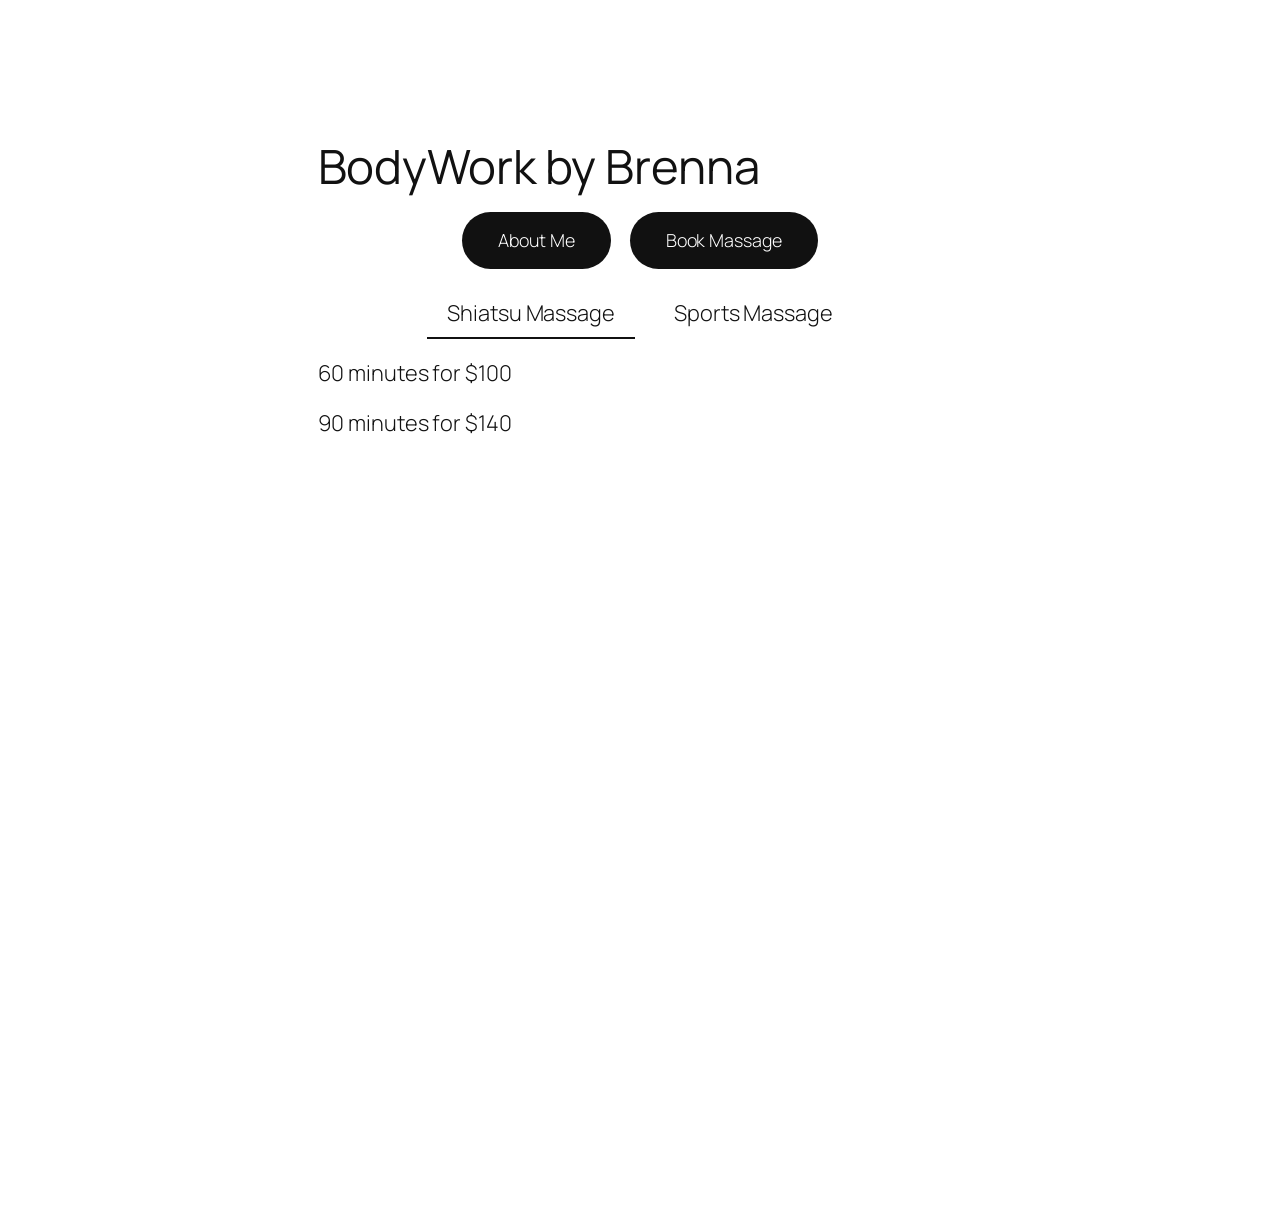
<file: book-now/index.html>
<!DOCTYPE html>
<html lang="en-US">
<head><meta charset="UTF-8">
	
	<meta name="viewport" content="width=device-width, initial-scale=1">
<meta name="robots" content="max-image-preview:large">
<title>BodyWork by Brenna – BodyWork by Brenna</title>
<link rel="alternate" type="application/rss+xml" title="BodyWork by Brenna » Feed" href="/feed/">
<link rel="alternate" type="application/rss+xml" title="BodyWork by Brenna » Comments Feed" href="/comments/feed/">


<style id="wp-img-auto-sizes-contain-inline-css">
img:is([sizes=auto i],[sizes^="auto," i]){contain-intrinsic-size:3000px 1500px}
/*# sourceURL=wp-img-auto-sizes-contain-inline-css */
</style>
<style id="wp-block-post-title-inline-css">
.wp-block-post-title{box-sizing:border-box;word-break:break-word}.wp-block-post-title :where(a){display:inline-block;font-family:inherit;font-size:inherit;font-style:inherit;font-weight:inherit;letter-spacing:inherit;line-height:inherit;text-decoration:inherit}
/*# sourceURL=/wp-includes/blocks/post-title/style.min.css */
</style>
<style id="wp-block-button-inline-css">
.wp-block-button__link{align-content:center;box-sizing:border-box;cursor:pointer;display:inline-block;height:100%;text-align:center;word-break:break-word}.wp-block-button__link.aligncenter{text-align:center}.wp-block-button__link.alignright{text-align:right}:where(.wp-block-button__link){border-radius:9999px;box-shadow:none;padding:calc(.667em + 2px) calc(1.333em + 2px);text-decoration:none}.wp-block-button[style*=text-decoration] .wp-block-button__link{text-decoration:inherit}.wp-block-buttons>.wp-block-button.has-custom-width{max-width:none}.wp-block-buttons>.wp-block-button.has-custom-width .wp-block-button__link{width:100%}.wp-block-buttons>.wp-block-button.has-custom-font-size .wp-block-button__link{font-size:inherit}.wp-block-buttons>.wp-block-button[class*=wp-block-button__width]{width:calc(var(--wp--block-button--width)*1% - var(--wp--style--block-gap, .5em)*(1 - var(--wp--block-button--width)/100))}.wp-block-buttons>.wp-block-button.wp-block-button__width-25{width:calc(25% - var(--wp--style--block-gap, .5em)*.75)}.wp-block-buttons>.wp-block-button.wp-block-button__width-50{width:calc(50% - var(--wp--style--block-gap, .5em)*.5)}.wp-block-buttons>.wp-block-button.wp-block-button__width-75{width:calc(75% - var(--wp--style--block-gap, .5em)*.25)}.wp-block-buttons>.wp-block-button.wp-block-button__width-100{flex-basis:100%;width:100%}.wp-block-buttons.is-vertical>.wp-block-button[class*=wp-block-button__width]{width:calc(var(--wp--block-button--width)*1%)}.wp-block-buttons.is-vertical>.wp-block-button.wp-block-button__width-25{width:25%}.wp-block-buttons.is-vertical>.wp-block-button.wp-block-button__width-50{width:50%}.wp-block-buttons.is-vertical>.wp-block-button.wp-block-button__width-75{width:75%}.wp-block-button.is-style-squared,.wp-block-button__link.wp-block-button.is-style-squared{border-radius:0}.wp-block-button.no-border-radius,.wp-block-button__link.no-border-radius{border-radius:0!important}:root :where(.wp-block-button .wp-block-button__link.is-style-outline),:root :where(.wp-block-button.is-style-outline>.wp-block-button__link){border:2px solid;padding:.667em 1.333em}:root :where(.wp-block-button .wp-block-button__link.is-style-outline:not(.has-text-color)),:root :where(.wp-block-button.is-style-outline>.wp-block-button__link:not(.has-text-color)){color:currentColor}:root :where(.wp-block-button .wp-block-button__link.is-style-outline:not(.has-background)),:root :where(.wp-block-button.is-style-outline>.wp-block-button__link:not(.has-background)){background-color:transparent;background-image:none}
/*# sourceURL=/wp-includes/blocks/button/style.min.css */
</style>
<style id="wp-block-buttons-inline-css">
.wp-block-buttons{box-sizing:border-box}.wp-block-buttons.is-vertical{flex-direction:column}.wp-block-buttons.is-vertical>.wp-block-button:last-child{margin-bottom:0}.wp-block-buttons>.wp-block-button{display:inline-block;margin:0}.wp-block-buttons.is-content-justification-left{justify-content:flex-start}.wp-block-buttons.is-content-justification-left.is-vertical{align-items:flex-start}.wp-block-buttons.is-content-justification-center{justify-content:center}.wp-block-buttons.is-content-justification-center.is-vertical{align-items:center}.wp-block-buttons.is-content-justification-right{justify-content:flex-end}.wp-block-buttons.is-content-justification-right.is-vertical{align-items:flex-end}.wp-block-buttons.is-content-justification-space-between{justify-content:space-between}.wp-block-buttons.aligncenter{text-align:center}.wp-block-buttons:not(.is-content-justification-space-between,.is-content-justification-right,.is-content-justification-left,.is-content-justification-center) .wp-block-button.aligncenter{margin-left:auto;margin-right:auto;width:100%}.wp-block-buttons[style*=text-decoration] .wp-block-button,.wp-block-buttons[style*=text-decoration] .wp-block-button__link{text-decoration:inherit}.wp-block-buttons.has-custom-font-size .wp-block-button__link{font-size:inherit}.wp-block-buttons .wp-block-button__link{width:100%}.wp-block-button.aligncenter{text-align:center}
/*# sourceURL=/wp-includes/blocks/buttons/style.min.css */
</style>
<style id="wp-block-navigation-inline-css">
.wp-block-navigation{position:relative}.wp-block-navigation ul{margin-bottom:0;margin-left:0;margin-top:0;padding-left:0}.wp-block-navigation ul,.wp-block-navigation ul li{list-style:none}.wp-block-navigation .wp-block-navigation-item{align-items:center;background-color:inherit;display:flex;position:relative}.wp-block-navigation .wp-block-navigation-item .wp-block-navigation__submenu-container:empty{display:none}.wp-block-navigation .wp-block-navigation-item__content{display:block;z-index:1}.wp-block-navigation .wp-block-navigation-item__content.wp-block-navigation-item__content{color:inherit}.wp-block-navigation.has-text-decoration-underline .wp-block-navigation-item__content,.wp-block-navigation.has-text-decoration-underline .wp-block-navigation-item__content:active,.wp-block-navigation.has-text-decoration-underline .wp-block-navigation-item__content:focus{text-decoration:underline}.wp-block-navigation.has-text-decoration-line-through .wp-block-navigation-item__content,.wp-block-navigation.has-text-decoration-line-through .wp-block-navigation-item__content:active,.wp-block-navigation.has-text-decoration-line-through .wp-block-navigation-item__content:focus{text-decoration:line-through}.wp-block-navigation :where(a),.wp-block-navigation :where(a:active),.wp-block-navigation :where(a:focus){text-decoration:none}.wp-block-navigation .wp-block-navigation__submenu-icon{align-self:center;background-color:inherit;border:none;color:currentColor;display:inline-block;font-size:inherit;height:.6em;line-height:0;margin-left:.25em;padding:0;width:.6em}.wp-block-navigation .wp-block-navigation__submenu-icon svg{stroke:currentColor;display:inline-block;height:inherit;margin-top:.075em;width:inherit}.wp-block-navigation{--navigation-layout-justification-setting:flex-start;--navigation-layout-direction:row;--navigation-layout-wrap:wrap;--navigation-layout-justify:flex-start;--navigation-layout-align:center}.wp-block-navigation.is-vertical{--navigation-layout-direction:column;--navigation-layout-justify:initial;--navigation-layout-align:flex-start}.wp-block-navigation.no-wrap{--navigation-layout-wrap:nowrap}.wp-block-navigation.items-justified-center{--navigation-layout-justification-setting:center;--navigation-layout-justify:center}.wp-block-navigation.items-justified-center.is-vertical{--navigation-layout-align:center}.wp-block-navigation.items-justified-right{--navigation-layout-justification-setting:flex-end;--navigation-layout-justify:flex-end}.wp-block-navigation.items-justified-right.is-vertical{--navigation-layout-align:flex-end}.wp-block-navigation.items-justified-space-between{--navigation-layout-justification-setting:space-between;--navigation-layout-justify:space-between}:where(.wp-block-navigation) ul li{padding:0}.wp-block-navigation .has-child .wp-block-navigation__submenu-container{align-items:normal;background-color:inherit;color:inherit;display:flex;flex-direction:column;opacity:0;position:absolute;z-index:2}@media not (prefers-reduced-motion){.wp-block-navigation .has-child .wp-block-navigation__submenu-container{transition:opacity .1s linear}}.wp-block-navigation .has-child .wp-block-navigation__submenu-container{height:0;overflow:hidden;visibility:hidden;width:0}.wp-block-navigation .has-child .wp-block-navigation__submenu-container>.wp-block-navigation-item>.wp-block-navigation-item__content{display:flex;flex-grow:1;padding:.5em 1em}.wp-block-navigation .has-child .wp-block-navigation__submenu-container>.wp-block-navigation-item>.wp-block-navigation-item__content .wp-block-navigation__submenu-icon{margin-left:auto;margin-right:0}.wp-block-navigation .has-child .wp-block-navigation__submenu-container .wp-block-navigation-item__content{margin:0}.wp-block-navigation .has-child .wp-block-navigation__submenu-container{left:-1px;top:100%}@media (min-width:782px){.wp-block-navigation .has-child .wp-block-navigation__submenu-container .wp-block-navigation__submenu-container{left:100%;top:-1px}.wp-block-navigation .has-child .wp-block-navigation__submenu-container .wp-block-navigation__submenu-container:before{background:transparent;content:"";display:block;height:100%;position:absolute;right:100%;width:.5em}.wp-block-navigation .has-child .wp-block-navigation__submenu-container .wp-block-navigation__submenu-icon{margin-right:.25em}.wp-block-navigation .has-child .wp-block-navigation__submenu-container .wp-block-navigation__submenu-icon svg{transform:rotate(-90deg)}}@media (hover:hover){.wp-block-navigation .has-child:not(.open-on-click):hover>.wp-block-navigation__submenu-container{height:auto;min-width:200px;opacity:1;overflow:visible;visibility:visible;width:auto}}.wp-block-navigation .has-child .wp-block-navigation-submenu__toggle[aria-expanded=true]~.wp-block-navigation__submenu-container,.wp-block-navigation .has-child:not(.open-on-click):not(.open-on-hover-click):focus-within>.wp-block-navigation__submenu-container{height:auto;min-width:200px;opacity:1;overflow:visible;visibility:visible;width:auto}.wp-block-navigation .has-child.open-always{align-items:var(--navigation-layout-align,initial);flex-direction:var(--navigation-layout-direction,initial);flex-wrap:var(--navigation-layout-wrap,wrap);gap:var(--wp--style--block-gap,2em)}.wp-block-navigation .has-child.open-always,.wp-block-navigation .has-child.open-always .wp-block-navigation-item{justify-content:var(--navigation-layout-justify,initial)}.wp-block-navigation .has-child.open-always .wp-block-navigation__submenu-container,.wp-block-navigation .has-child.open-always.wp-block-navigation-submenu{gap:var(--wp--style--block-gap,2em)}.wp-block-navigation .has-child.open-always .wp-block-navigation-item,.wp-block-navigation .has-child.open-always .wp-block-navigation__submenu-container,.wp-block-navigation .has-child.open-always.wp-block-navigation-submenu{padding-bottom:0;padding-top:0}.wp-block-navigation .has-child.open-always .wp-block-navigation__submenu-container{padding-left:var(--wp--style--block-gap,2em);padding-right:var(--wp--style--block-gap,2em)}.wp-block-navigation .has-child.open-always .wp-block-navigation__submenu-container .wp-block-navigation-item__content{padding:0}.wp-block-navigation .has-child.open-always .wp-block-navigation__submenu-container>.wp-block-navigation-item>.wp-block-navigation-item__content,.wp-block-navigation .has-child.open-always>.wp-block-navigation-item__content{flex-grow:0}.wp-block-navigation .has-child.open-always>.wp-block-navigation__submenu-container{background-color:transparent;border:none;color:inherit;flex-basis:100%;height:auto;opacity:1;overflow:visible;position:static;visibility:visible;width:auto}.wp-block-navigation.has-background .has-child .wp-block-navigation__submenu-container{left:0;top:100%}@media (min-width:782px){.wp-block-navigation.has-background .has-child .wp-block-navigation__submenu-container .wp-block-navigation__submenu-container{left:100%;top:0}}.wp-block-navigation-submenu{display:flex;position:relative}.wp-block-navigation-submenu .wp-block-navigation__submenu-icon svg{stroke:currentColor}button.wp-block-navigation-item__content{background-color:transparent;border:none;color:currentColor;font-family:inherit;font-size:inherit;font-style:inherit;font-weight:inherit;letter-spacing:inherit;line-height:inherit;text-align:left;text-transform:inherit}.wp-block-navigation-submenu__toggle{cursor:pointer}.wp-block-navigation-submenu__toggle[aria-expanded=true]+.wp-block-navigation__submenu-icon>svg,.wp-block-navigation-submenu__toggle[aria-expanded=true]>svg{transform:rotate(180deg)}.wp-block-navigation-item.open-on-click .wp-block-navigation-submenu__toggle{padding-left:0;padding-right:.85em}.wp-block-navigation-item.open-on-click .wp-block-navigation-submenu__toggle+.wp-block-navigation__submenu-icon{margin-left:-.6em;pointer-events:none}.wp-block-navigation-item.open-on-click button.wp-block-navigation-item__content:not(.wp-block-navigation-submenu__toggle){padding:0}.wp-block-navigation .wp-block-page-list,.wp-block-navigation__container,.wp-block-navigation__responsive-close,.wp-block-navigation__responsive-container,.wp-block-navigation__responsive-container-content,.wp-block-navigation__responsive-dialog{gap:inherit}:where(.wp-block-navigation.has-background .wp-block-navigation-item a:not(.wp-element-button)),:where(.wp-block-navigation.has-background .wp-block-navigation-submenu a:not(.wp-element-button)){padding:.5em 1em}:where(.wp-block-navigation .wp-block-navigation__submenu-container .wp-block-navigation-item a:not(.wp-element-button)),:where(.wp-block-navigation .wp-block-navigation__submenu-container .wp-block-navigation-submenu a:not(.wp-element-button)),:where(.wp-block-navigation .wp-block-navigation__submenu-container .wp-block-navigation-submenu button.wp-block-navigation-item__content),:where(.wp-block-navigation .wp-block-navigation__submenu-container .wp-block-pages-list__item button.wp-block-navigation-item__content){padding:.5em 1em}.wp-block-navigation.items-justified-right .wp-block-navigation__container .has-child .wp-block-navigation__submenu-container,.wp-block-navigation.items-justified-right .wp-block-page-list>.has-child .wp-block-navigation__submenu-container,.wp-block-navigation.items-justified-space-between .wp-block-page-list>.has-child:last-child .wp-block-navigation__submenu-container,.wp-block-navigation.items-justified-space-between>.wp-block-navigation__container>.has-child:last-child .wp-block-navigation__submenu-container{left:auto;right:0}.wp-block-navigation.items-justified-right .wp-block-navigation__container .has-child .wp-block-navigation__submenu-container .wp-block-navigation__submenu-container,.wp-block-navigation.items-justified-right .wp-block-page-list>.has-child .wp-block-navigation__submenu-container .wp-block-navigation__submenu-container,.wp-block-navigation.items-justified-space-between .wp-block-page-list>.has-child:last-child .wp-block-navigation__submenu-container .wp-block-navigation__submenu-container,.wp-block-navigation.items-justified-space-between>.wp-block-navigation__container>.has-child:last-child .wp-block-navigation__submenu-container .wp-block-navigation__submenu-container{left:-1px;right:-1px}@media (min-width:782px){.wp-block-navigation.items-justified-right .wp-block-navigation__container .has-child .wp-block-navigation__submenu-container .wp-block-navigation__submenu-container,.wp-block-navigation.items-justified-right .wp-block-page-list>.has-child .wp-block-navigation__submenu-container .wp-block-navigation__submenu-container,.wp-block-navigation.items-justified-space-between .wp-block-page-list>.has-child:last-child .wp-block-navigation__submenu-container .wp-block-navigation__submenu-container,.wp-block-navigation.items-justified-space-between>.wp-block-navigation__container>.has-child:last-child .wp-block-navigation__submenu-container .wp-block-navigation__submenu-container{left:auto;right:100%}}.wp-block-navigation:not(.has-background) .wp-block-navigation__submenu-container{background-color:#fff;border:1px solid rgba(0,0,0,.15)}.wp-block-navigation.has-background .wp-block-navigation__submenu-container{background-color:inherit}.wp-block-navigation:not(.has-text-color) .wp-block-navigation__submenu-container{color:#000}.wp-block-navigation__container{align-items:var(--navigation-layout-align,initial);display:flex;flex-direction:var(--navigation-layout-direction,initial);flex-wrap:var(--navigation-layout-wrap,wrap);justify-content:var(--navigation-layout-justify,initial);list-style:none;margin:0;padding-left:0}.wp-block-navigation__container .is-responsive{display:none}.wp-block-navigation__container:only-child,.wp-block-page-list:only-child{flex-grow:1}@keyframes overlay-menu__fade-in-animation{0%{opacity:0;transform:translateY(.5em)}to{opacity:1;transform:translateY(0)}}.wp-block-navigation__responsive-container{bottom:0;display:none;left:0;position:fixed;right:0;top:0}.wp-block-navigation__responsive-container :where(.wp-block-navigation-item a){color:inherit}.wp-block-navigation__responsive-container .wp-block-navigation__responsive-container-content{align-items:var(--navigation-layout-align,initial);display:flex;flex-direction:var(--navigation-layout-direction,initial);flex-wrap:var(--navigation-layout-wrap,wrap);justify-content:var(--navigation-layout-justify,initial)}.wp-block-navigation__responsive-container:not(.is-menu-open.is-menu-open){background-color:inherit!important;color:inherit!important}.wp-block-navigation__responsive-container.is-menu-open{background-color:inherit;display:flex;flex-direction:column}@media not (prefers-reduced-motion){.wp-block-navigation__responsive-container.is-menu-open{animation:overlay-menu__fade-in-animation .1s ease-out;animation-fill-mode:forwards}}.wp-block-navigation__responsive-container.is-menu-open:not(.disable-default-overlay){padding:clamp(1rem,var(--wp--style--root--padding-top),20rem) clamp(1rem,var(--wp--style--root--padding-right),20rem) clamp(1rem,var(--wp--style--root--padding-bottom),20rem) clamp(1rem,var(--wp--style--root--padding-left),20rem)}.wp-block-navigation__responsive-container.is-menu-open{overflow:auto;z-index:100000}.wp-block-navigation__responsive-container.is-menu-open:not(.disable-default-overlay) .wp-block-navigation__responsive-container-content{padding-top:calc(2rem + 24px)}.wp-block-navigation__responsive-container.is-menu-open:where(:not(.disable-default-overlay)) .wp-block-navigation__responsive-container-content{align-items:var(--navigation-layout-justification-setting,inherit);display:flex;flex-direction:column;flex-wrap:nowrap;overflow:visible}.wp-block-navigation__responsive-container.is-menu-open:where(:not(.disable-default-overlay)) .wp-block-navigation__responsive-container-content,.wp-block-navigation__responsive-container.is-menu-open:where(:not(.disable-default-overlay)) .wp-block-navigation__responsive-container-content .wp-block-navigation__container,.wp-block-navigation__responsive-container.is-menu-open:where(:not(.disable-default-overlay)) .wp-block-navigation__responsive-container-content .wp-block-page-list{justify-content:flex-start}.wp-block-navigation__responsive-container.is-menu-open:where(:not(.disable-default-overlay)) .wp-block-navigation__responsive-container-content .wp-block-navigation__submenu-icon{display:none}.wp-block-navigation__responsive-container.is-menu-open:where(:not(.disable-default-overlay)) .wp-block-navigation__responsive-container-content .has-child .wp-block-navigation__submenu-container{border:none;height:auto;min-width:200px;opacity:1;overflow:initial;padding-left:2rem;padding-right:2rem;position:static;visibility:visible;width:auto}.wp-block-navigation__responsive-container.is-menu-open:where(:not(.disable-default-overlay)) .wp-block-navigation__responsive-container-content .wp-block-navigation__container,.wp-block-navigation__responsive-container.is-menu-open:where(:not(.disable-default-overlay)) .wp-block-navigation__responsive-container-content .wp-block-navigation__submenu-container{gap:inherit}.wp-block-navigation__responsive-container.is-menu-open:where(:not(.disable-default-overlay)) .wp-block-navigation__responsive-container-content .wp-block-navigation__submenu-container{padding-top:var(--wp--style--block-gap,2em)}.wp-block-navigation__responsive-container.is-menu-open:where(:not(.disable-default-overlay)) .wp-block-navigation__responsive-container-content .wp-block-navigation-item__content{padding:0}.wp-block-navigation__responsive-container.is-menu-open:where(:not(.disable-default-overlay)) .wp-block-navigation__responsive-container-content .wp-block-navigation-item,.wp-block-navigation__responsive-container.is-menu-open:where(:not(.disable-default-overlay)) .wp-block-navigation__responsive-container-content .wp-block-navigation__container,.wp-block-navigation__responsive-container.is-menu-open:where(:not(.disable-default-overlay)) .wp-block-navigation__responsive-container-content .wp-block-page-list{align-items:var(--navigation-layout-justification-setting,initial);display:flex;flex-direction:column}.wp-block-navigation__responsive-container.is-menu-open:where(:not(.disable-default-overlay)) .wp-block-navigation-item,.wp-block-navigation__responsive-container.is-menu-open:where(:not(.disable-default-overlay)) .wp-block-navigation-item .wp-block-navigation__submenu-container,.wp-block-navigation__responsive-container.is-menu-open:where(:not(.disable-default-overlay)) .wp-block-navigation__container,.wp-block-navigation__responsive-container.is-menu-open:where(:not(.disable-default-overlay)) .wp-block-page-list{background:transparent!important;color:inherit!important}.wp-block-navigation__responsive-container.is-menu-open:where(:not(.disable-default-overlay)) .wp-block-navigation__submenu-container.wp-block-navigation__submenu-container.wp-block-navigation__submenu-container.wp-block-navigation__submenu-container{left:auto;right:auto}.wp-block-navigation__responsive-container.disable-default-overlay .wp-block-navigation__overlay-container{display:none;width:100%}.wp-block-navigation__responsive-container.disable-default-overlay .wp-block-navigation__responsive-close{max-width:none}.wp-block-navigation__responsive-container.disable-default-overlay.is-menu-open .wp-block-navigation__responsive-container-content>:not(.wp-block-navigation__overlay-container){display:none}.wp-block-navigation__responsive-container.disable-default-overlay.is-menu-open .wp-block-navigation__responsive-container-content .wp-block-navigation__overlay-container{display:block}.wp-block-navigation__responsive-container.disable-default-overlay.is-menu-open .wp-block-navigation__responsive-container-content .wp-block-navigation__overlay-container .wp-block-navigation__submenu-container{left:0;right:auto}@media (min-width:600px){.wp-block-navigation__responsive-container:not(.hidden-by-default):not(.is-menu-open){background-color:inherit;display:block;position:relative;width:100%;z-index:auto}.wp-block-navigation__responsive-container:not(.hidden-by-default):not(.is-menu-open) .wp-block-navigation__responsive-container-close{display:none}.wp-block-navigation__responsive-container.is-menu-open .wp-block-navigation__submenu-container.wp-block-navigation__submenu-container.wp-block-navigation__submenu-container.wp-block-navigation__submenu-container{left:0}}.wp-block-navigation:not(.has-background) .wp-block-navigation__responsive-container.is-menu-open:not(.disable-default-overlay){background-color:#fff}.wp-block-navigation:not(.has-text-color) .wp-block-navigation__responsive-container.is-menu-open:not(.disable-default-overlay){color:#000}.wp-block-navigation__toggle_button_label{font-size:1rem;font-weight:700}.wp-block-navigation__responsive-container-close,.wp-block-navigation__responsive-container-open{background:transparent;border:none;color:currentColor;cursor:pointer;margin:0;padding:0;text-transform:inherit;vertical-align:middle}.wp-block-navigation__responsive-container-close svg,.wp-block-navigation__responsive-container-open svg{fill:currentColor;display:block;height:24px;pointer-events:none;width:24px}.wp-block-navigation__responsive-container-open{display:flex}.wp-block-navigation__responsive-container-open.wp-block-navigation__responsive-container-open.wp-block-navigation__responsive-container-open{font-family:inherit;font-size:inherit;font-weight:inherit}@media (min-width:600px){.wp-block-navigation__responsive-container-open:not(.always-shown){display:none}}.wp-block-navigation__responsive-container-close{position:absolute;right:0;top:0;z-index:2}.wp-block-navigation__responsive-container-close.wp-block-navigation__responsive-container-close.wp-block-navigation__responsive-container-close{font-family:inherit;font-size:inherit;font-weight:inherit}.disable-default-overlay .wp-block-navigation__responsive-container-close{right:clamp(1rem,var(--wp--style--root--padding-left),20rem);top:clamp(1rem,var(--wp--style--root--padding-left),20rem)}.wp-block-navigation__responsive-close{width:100%}.has-modal-open .wp-block-navigation__responsive-close{margin-left:auto;margin-right:auto;max-width:var(--wp--style--global--wide-size,100%)}.wp-block-navigation__responsive-close:focus{outline:none}.is-menu-open .wp-block-navigation__responsive-close,.is-menu-open .wp-block-navigation__responsive-container-content,.is-menu-open .wp-block-navigation__responsive-dialog{box-sizing:border-box}.wp-block-navigation__responsive-dialog{position:relative}.has-modal-open .admin-bar .is-menu-open:where(:not(.disable-default-overlay)) .wp-block-navigation__responsive-dialog{margin-top:46px}@media (min-width:782px){.has-modal-open .admin-bar .is-menu-open:where(:not(.disable-default-overlay)) .wp-block-navigation__responsive-dialog{margin-top:32px}}html.has-modal-open{overflow:hidden}
/*# sourceURL=/wp-includes/blocks/navigation/style.min.css */
</style>
<style id="wp-block-tab-list-inline-css">
:where(.wp-block-tab-list button){-moz-appearance:none;appearance:none;-webkit-appearance:none;background:none;border:none;box-sizing:border-box;color:inherit;cursor:pointer;display:block;flex-basis:inherit!important;flex-grow:inherit!important;font-family:inherit;font-size:inherit;font-weight:inherit;letter-spacing:inherit;line-height:inherit;margin:0;padding:var(--wp--preset--spacing--20,.5em) var(--wp--preset--spacing--30,1em);position:relative;text-align:inherit;text-decoration:none;text-transform:inherit;width:-moz-max-content;width:max-content}:where(.wp-block-tab-list button)[aria-selected=true]:before{border-bottom:2px solid;bottom:0;content:"";left:0;pointer-events:none;position:absolute;width:100%}
/*# sourceURL=/wp-includes/blocks/tab-list/style.min.css */
</style>
<style id="wp-block-paragraph-inline-css">
.is-small-text{font-size:.875em}.is-regular-text{font-size:1em}.is-large-text{font-size:2.25em}.is-larger-text{font-size:3em}.has-drop-cap:not(:focus):first-letter{float:left;font-size:8.4em;font-style:normal;font-weight:100;line-height:.68;margin:.05em .1em 0 0;text-transform:uppercase}body.rtl .has-drop-cap:not(:focus):first-letter{float:none;margin-left:.1em}p.has-drop-cap.has-background{overflow:hidden}:root :where(p.has-background){padding:1.25em 2.375em}:where(p.has-text-color:not(.has-link-color)) a{color:inherit}p.has-text-align-left[style*="writing-mode:vertical-lr"],p.has-text-align-right[style*="writing-mode:vertical-rl"]{rotate:180deg}
/*# sourceURL=/wp-includes/blocks/paragraph/style.min.css */
</style>
<style id="wp-block-tab-panel-inline-css">
.wp-block-tab-panel:empty,.wp-block-tab-panel[hidden]{display:none!important}
/*# sourceURL=/wp-includes/blocks/tab-panel/style.min.css */
</style>
<style id="wp-block-tabs-inline-css">
.wp-block-tabs{box-sizing:border-box}
/*# sourceURL=/wp-includes/blocks/tabs/style.min.css */
</style>
<style id="wp-block-post-content-inline-css">
.wp-block-post-content{display:flow-root}
/*# sourceURL=/wp-includes/blocks/post-content/style.min.css */
</style>
<style id="wp-block-group-inline-css">
.wp-block-group{box-sizing:border-box}:where(.wp-block-group.wp-block-group-is-layout-constrained){position:relative}
/*# sourceURL=/wp-includes/blocks/group/style.min.css */
</style>
<style id="wp-emoji-styles-inline-css">

	img.wp-smiley, img.emoji {
		display: inline !important;
		border: none !important;
		box-shadow: none !important;
		height: 1em !important;
		width: 1em !important;
		margin: 0 0.07em !important;
		vertical-align: -0.1em !important;
		background: none !important;
		padding: 0 !important;
	}
/*# sourceURL=wp-emoji-styles-inline-css */
</style>
<style id="wp-block-library-inline-css">
:root{--wp-block-synced-color:#7a00df;--wp-block-synced-color--rgb:122,0,223;--wp-bound-block-color:var(--wp-block-synced-color);--wp-editor-canvas-background:#ddd;--wp-admin-theme-color:#007cba;--wp-admin-theme-color--rgb:0,124,186;--wp-admin-theme-color-darker-10:#006ba1;--wp-admin-theme-color-darker-10--rgb:0,107,160.5;--wp-admin-theme-color-darker-20:#005a87;--wp-admin-theme-color-darker-20--rgb:0,90,135;--wp-admin-border-width-focus:2px}@media (min-resolution:192dpi){:root{--wp-admin-border-width-focus:1.5px}}.wp-element-button{cursor:pointer}:root .has-very-light-gray-background-color{background-color:#eee}:root .has-very-dark-gray-background-color{background-color:#313131}:root .has-very-light-gray-color{color:#eee}:root .has-very-dark-gray-color{color:#313131}:root .has-vivid-green-cyan-to-vivid-cyan-blue-gradient-background{background:linear-gradient(135deg,#00d084,#0693e3)}:root .has-purple-crush-gradient-background{background:linear-gradient(135deg,#34e2e4,#4721fb 50%,#ab1dfe)}:root .has-hazy-dawn-gradient-background{background:linear-gradient(135deg,#faaca8,#dad0ec)}:root .has-subdued-olive-gradient-background{background:linear-gradient(135deg,#fafae1,#67a671)}:root .has-atomic-cream-gradient-background{background:linear-gradient(135deg,#fdd79a,#004a59)}:root .has-nightshade-gradient-background{background:linear-gradient(135deg,#330968,#31cdcf)}:root .has-midnight-gradient-background{background:linear-gradient(135deg,#020381,#2874fc)}:root{--wp--preset--font-size--normal:16px;--wp--preset--font-size--huge:42px}.has-regular-font-size{font-size:1em}.has-larger-font-size{font-size:2.625em}.has-normal-font-size{font-size:var(--wp--preset--font-size--normal)}.has-huge-font-size{font-size:var(--wp--preset--font-size--huge)}:root .has-text-align-center{text-align:center}:root .has-text-align-left{text-align:left}:root .has-text-align-right{text-align:right}.has-fit-text{white-space:nowrap!important}#end-resizable-editor-section{display:none}.aligncenter{clear:both}.items-justified-left{justify-content:flex-start}.items-justified-center{justify-content:center}.items-justified-right{justify-content:flex-end}.items-justified-space-between{justify-content:space-between}.screen-reader-text{word-wrap:normal!important;border:0;clip-path:inset(50%);height:1px;margin:-1px;overflow:hidden;padding:0;position:absolute;width:1px;word-break:normal!important}.screen-reader-text:focus{background-color:#ddd;clip-path:none;color:#444;display:block;font-size:1em;height:auto;left:5px;line-height:normal;padding:15px 23px 14px;text-decoration:none;top:5px;width:auto;z-index:100000}html :where(.has-border-color){border-style:solid}html :where([style^=border-color],[style*=";border-color"],[style*="; border-color"]){border-style:solid}html :where([style^=border-top-color],[style*=";border-top-color"],[style*="; border-top-color"]){border-top-style:solid}html :where([style^=border-right-color],[style*=";border-right-color"],[style*="; border-right-color"]){border-right-style:solid}html :where([style^=border-bottom-color],[style*=";border-bottom-color"],[style*="; border-bottom-color"]){border-bottom-style:solid}html :where([style^=border-left-color],[style*=";border-left-color"],[style*="; border-left-color"]){border-left-style:solid}html :where([style^=border-width],[style*=";border-width"],[style*="; border-width"]){border-style:solid}html :where([style^=border-top-width],[style*=";border-top-width"],[style*="; border-top-width"]){border-top-style:solid}html :where([style^=border-right-width],[style*=";border-right-width"],[style*="; border-right-width"]){border-right-style:solid}html :where([style^=border-bottom-width],[style*=";border-bottom-width"],[style*="; border-bottom-width"]){border-bottom-style:solid}html :where([style^=border-left-width],[style*=";border-left-width"],[style*="; border-left-width"]){border-left-style:solid}html :where(img[class*=wp-image-]){height:auto;max-width:100%}:where(figure){margin:0 0 1em}html :where(.is-position-sticky){--wp-admin--admin-bar--position-offset:var(--wp-admin--admin-bar--height,0px)}@media screen and (max-width:600px){html :where(.is-position-sticky){--wp-admin--admin-bar--position-offset:0px}}
/*# sourceURL=/wp-includes/css/dist/block-library/common.min.css */
</style>
<style id="global-styles-inline-css">
:root{--wp--preset--aspect-ratio--square: 1;--wp--preset--aspect-ratio--4-3: 4/3;--wp--preset--aspect-ratio--3-4: 3/4;--wp--preset--aspect-ratio--3-2: 3/2;--wp--preset--aspect-ratio--2-3: 2/3;--wp--preset--aspect-ratio--16-9: 16/9;--wp--preset--aspect-ratio--9-16: 9/16;--wp--preset--color--black: #000000;--wp--preset--color--cyan-bluish-gray: #abb8c3;--wp--preset--color--white: #ffffff;--wp--preset--color--pale-pink: #f78da7;--wp--preset--color--vivid-red: #cf2e2e;--wp--preset--color--luminous-vivid-orange: #ff6900;--wp--preset--color--luminous-vivid-amber: #fcb900;--wp--preset--color--light-green-cyan: #7bdcb5;--wp--preset--color--vivid-green-cyan: #00d084;--wp--preset--color--pale-cyan-blue: #8ed1fc;--wp--preset--color--vivid-cyan-blue: #0693e3;--wp--preset--color--vivid-purple: #9b51e0;--wp--preset--color--base: #FFFFFF;--wp--preset--color--contrast: #111111;--wp--preset--color--accent-1: #FFEE58;--wp--preset--color--accent-2: #F6CFF4;--wp--preset--color--accent-3: #503AA8;--wp--preset--color--accent-4: #686868;--wp--preset--color--accent-5: #FBFAF3;--wp--preset--color--accent-6: color-mix(in srgb, currentColor 20%, transparent);--wp--preset--gradient--vivid-cyan-blue-to-vivid-purple: linear-gradient(135deg,rgb(6,147,227) 0%,rgb(155,81,224) 100%);--wp--preset--gradient--light-green-cyan-to-vivid-green-cyan: linear-gradient(135deg,rgb(122,220,180) 0%,rgb(0,208,130) 100%);--wp--preset--gradient--luminous-vivid-amber-to-luminous-vivid-orange: linear-gradient(135deg,rgb(252,185,0) 0%,rgb(255,105,0) 100%);--wp--preset--gradient--luminous-vivid-orange-to-vivid-red: linear-gradient(135deg,rgb(255,105,0) 0%,rgb(207,46,46) 100%);--wp--preset--gradient--very-light-gray-to-cyan-bluish-gray: linear-gradient(135deg,rgb(238,238,238) 0%,rgb(169,184,195) 100%);--wp--preset--gradient--cool-to-warm-spectrum: linear-gradient(135deg,rgb(74,234,220) 0%,rgb(151,120,209) 20%,rgb(207,42,186) 40%,rgb(238,44,130) 60%,rgb(251,105,98) 80%,rgb(254,248,76) 100%);--wp--preset--gradient--blush-light-purple: linear-gradient(135deg,rgb(255,206,236) 0%,rgb(152,150,240) 100%);--wp--preset--gradient--blush-bordeaux: linear-gradient(135deg,rgb(254,205,165) 0%,rgb(254,45,45) 50%,rgb(107,0,62) 100%);--wp--preset--gradient--luminous-dusk: linear-gradient(135deg,rgb(255,203,112) 0%,rgb(199,81,192) 50%,rgb(65,88,208) 100%);--wp--preset--gradient--pale-ocean: linear-gradient(135deg,rgb(255,245,203) 0%,rgb(182,227,212) 50%,rgb(51,167,181) 100%);--wp--preset--gradient--electric-grass: linear-gradient(135deg,rgb(202,248,128) 0%,rgb(113,206,126) 100%);--wp--preset--gradient--midnight: linear-gradient(135deg,rgb(2,3,129) 0%,rgb(40,116,252) 100%);--wp--preset--font-size--small: 0.875rem;--wp--preset--font-size--medium: clamp(1rem, 1rem + ((1vw - 0.2rem) * 0.196), 1.125rem);--wp--preset--font-size--large: clamp(1.125rem, 1.125rem + ((1vw - 0.2rem) * 0.392), 1.375rem);--wp--preset--font-size--x-large: clamp(1.75rem, 1.75rem + ((1vw - 0.2rem) * 0.392), 2rem);--wp--preset--font-size--xx-large: clamp(2.15rem, 2.15rem + ((1vw - 0.2rem) * 1.333), 3rem);--wp--preset--font-family--manrope: Manrope, sans-serif;--wp--preset--font-family--fira-code: "Fira Code", monospace;--wp--preset--spacing--20: 10px;--wp--preset--spacing--30: 20px;--wp--preset--spacing--40: 30px;--wp--preset--spacing--50: clamp(30px, 5vw, 50px);--wp--preset--spacing--60: clamp(30px, 7vw, 70px);--wp--preset--spacing--70: clamp(50px, 7vw, 90px);--wp--preset--spacing--80: clamp(70px, 10vw, 140px);--wp--preset--shadow--natural: 6px 6px 9px rgba(0, 0, 0, 0.2);--wp--preset--shadow--deep: 12px 12px 50px rgba(0, 0, 0, 0.4);--wp--preset--shadow--sharp: 6px 6px 0px rgba(0, 0, 0, 0.2);--wp--preset--shadow--outlined: 6px 6px 0px -3px rgb(255, 255, 255), 6px 6px rgb(0, 0, 0);--wp--preset--shadow--crisp: 6px 6px 0px rgb(0, 0, 0);}.wp-block-button{--wp--preset--dimension--25: 25%;--wp--preset--dimension--50: 50%;--wp--preset--dimension--75: 75%;--wp--preset--dimension--100: 100%;}:root { --wp--style--global--content-size: 645px;--wp--style--global--wide-size: 1340px; }:where(body) { margin: 0; }.wp-site-blocks { padding-top: var(--wp--style--root--padding-top); padding-bottom: var(--wp--style--root--padding-bottom); }.has-global-padding { padding-right: var(--wp--style--root--padding-right); padding-left: var(--wp--style--root--padding-left); }.has-global-padding > .alignfull { margin-right: calc(var(--wp--style--root--padding-right) * -1); margin-left: calc(var(--wp--style--root--padding-left) * -1); }.has-global-padding :where(:not(.alignfull.is-layout-flow) > .has-global-padding:not(.wp-block-block, .alignfull)) { padding-right: 0; padding-left: 0; }.has-global-padding :where(:not(.alignfull.is-layout-flow) > .has-global-padding:not(.wp-block-block, .alignfull)) > .alignfull { margin-left: 0; margin-right: 0; }.wp-site-blocks > .alignleft { float: left; margin-right: 2em; }.wp-site-blocks > .alignright { float: right; margin-left: 2em; }.wp-site-blocks > .aligncenter { justify-content: center; margin-left: auto; margin-right: auto; }:where(.wp-site-blocks) > * { margin-block-start: 1.2rem; margin-block-end: 0; }:where(.wp-site-blocks) > :first-child { margin-block-start: 0; }:where(.wp-site-blocks) > :last-child { margin-block-end: 0; }:root { --wp--style--block-gap: 1.2rem; }:root :where(.is-layout-flow) > :first-child{margin-block-start: 0;}:root :where(.is-layout-flow) > :last-child{margin-block-end: 0;}:root :where(.is-layout-flow) > *{margin-block-start: 1.2rem;margin-block-end: 0;}:root :where(.is-layout-constrained) > :first-child{margin-block-start: 0;}:root :where(.is-layout-constrained) > :last-child{margin-block-end: 0;}:root :where(.is-layout-constrained) > *{margin-block-start: 1.2rem;margin-block-end: 0;}:root :where(.is-layout-flex){gap: 1.2rem;}:root :where(.is-layout-grid){gap: 1.2rem;}.is-layout-flow > .alignleft{float: left;margin-inline-start: 0;margin-inline-end: 2em;}.is-layout-flow > .alignright{float: right;margin-inline-start: 2em;margin-inline-end: 0;}.is-layout-flow > .aligncenter{margin-left: auto !important;margin-right: auto !important;}.is-layout-constrained > .alignleft{float: left;margin-inline-start: 0;margin-inline-end: 2em;}.is-layout-constrained > .alignright{float: right;margin-inline-start: 2em;margin-inline-end: 0;}.is-layout-constrained > .aligncenter{margin-left: auto !important;margin-right: auto !important;}.is-layout-constrained > :where(:not(.alignleft):not(.alignright):not(.alignfull)){max-width: var(--wp--style--global--content-size);margin-left: auto !important;margin-right: auto !important;}.is-layout-constrained > .alignwide{max-width: var(--wp--style--global--wide-size);}body .is-layout-flex{display: flex;}.is-layout-flex{flex-wrap: wrap;align-items: center;}.is-layout-flex > :is(*, div){margin: 0;}body .is-layout-grid{display: grid;}.is-layout-grid > :is(*, div){margin: 0;}body{background-color: var(--wp--preset--color--base);color: var(--wp--preset--color--contrast);font-family: var(--wp--preset--font-family--manrope);font-size: var(--wp--preset--font-size--large);font-weight: 300;letter-spacing: -0.1px;line-height: 1.4;--wp--style--root--padding-top: 0px;--wp--style--root--padding-right: var(--wp--preset--spacing--50);--wp--style--root--padding-bottom: 0px;--wp--style--root--padding-left: var(--wp--preset--spacing--50);}a:where(:not(.wp-element-button)){color: currentColor;}:root :where(a:where(:not(.wp-element-button)):hover){text-decoration: none;}h1, h2, h3, h4, h5, h6{font-weight: 400;letter-spacing: -0.1px;line-height: 1.125;}h1{font-size: var(--wp--preset--font-size--xx-large);}h2{font-size: var(--wp--preset--font-size--x-large);}h3{font-size: var(--wp--preset--font-size--large);}h4{font-size: var(--wp--preset--font-size--medium);}h5{font-size: var(--wp--preset--font-size--small);letter-spacing: 0.5px;}h6{font-size: var(--wp--preset--font-size--small);font-weight: 700;letter-spacing: 1.4px;text-transform: uppercase;}:root :where(.wp-element-button, .wp-block-button__link){background-color: var(--wp--preset--color--contrast);border-width: 0;color: var(--wp--preset--color--base);font-family: inherit;font-size: var(--wp--preset--font-size--medium);font-style: inherit;font-weight: inherit;letter-spacing: inherit;line-height: inherit;padding-top: 1rem;padding-right: 2.25rem;padding-bottom: 1rem;padding-left: 2.25rem;text-decoration: none;text-transform: inherit;}:root :where(.wp-element-button:hover, .wp-block-button__link:hover){background-color: color-mix(in srgb, var(--wp--preset--color--contrast) 85%, transparent);border-color: transparent;color: var(--wp--preset--color--base);}:root :where(.wp-element-button:focus, .wp-block-button__link:focus){outline-color: var(--wp--preset--color--accent-4);outline-offset: 2px;}:root :where(.wp-element-caption, .wp-block-audio figcaption, .wp-block-embed figcaption, .wp-block-gallery figcaption, .wp-block-image figcaption, .wp-block-table figcaption, .wp-block-video figcaption){font-size: var(--wp--preset--font-size--small);line-height: 1.4;}.has-black-color{color: var(--wp--preset--color--black) !important;}.has-cyan-bluish-gray-color{color: var(--wp--preset--color--cyan-bluish-gray) !important;}.has-white-color{color: var(--wp--preset--color--white) !important;}.has-pale-pink-color{color: var(--wp--preset--color--pale-pink) !important;}.has-vivid-red-color{color: var(--wp--preset--color--vivid-red) !important;}.has-luminous-vivid-orange-color{color: var(--wp--preset--color--luminous-vivid-orange) !important;}.has-luminous-vivid-amber-color{color: var(--wp--preset--color--luminous-vivid-amber) !important;}.has-light-green-cyan-color{color: var(--wp--preset--color--light-green-cyan) !important;}.has-vivid-green-cyan-color{color: var(--wp--preset--color--vivid-green-cyan) !important;}.has-pale-cyan-blue-color{color: var(--wp--preset--color--pale-cyan-blue) !important;}.has-vivid-cyan-blue-color{color: var(--wp--preset--color--vivid-cyan-blue) !important;}.has-vivid-purple-color{color: var(--wp--preset--color--vivid-purple) !important;}.has-base-color{color: var(--wp--preset--color--base) !important;}.has-contrast-color{color: var(--wp--preset--color--contrast) !important;}.has-accent-1-color{color: var(--wp--preset--color--accent-1) !important;}.has-accent-2-color{color: var(--wp--preset--color--accent-2) !important;}.has-accent-3-color{color: var(--wp--preset--color--accent-3) !important;}.has-accent-4-color{color: var(--wp--preset--color--accent-4) !important;}.has-accent-5-color{color: var(--wp--preset--color--accent-5) !important;}.has-accent-6-color{color: var(--wp--preset--color--accent-6) !important;}.has-black-background-color{background-color: var(--wp--preset--color--black) !important;}.has-cyan-bluish-gray-background-color{background-color: var(--wp--preset--color--cyan-bluish-gray) !important;}.has-white-background-color{background-color: var(--wp--preset--color--white) !important;}.has-pale-pink-background-color{background-color: var(--wp--preset--color--pale-pink) !important;}.has-vivid-red-background-color{background-color: var(--wp--preset--color--vivid-red) !important;}.has-luminous-vivid-orange-background-color{background-color: var(--wp--preset--color--luminous-vivid-orange) !important;}.has-luminous-vivid-amber-background-color{background-color: var(--wp--preset--color--luminous-vivid-amber) !important;}.has-light-green-cyan-background-color{background-color: var(--wp--preset--color--light-green-cyan) !important;}.has-vivid-green-cyan-background-color{background-color: var(--wp--preset--color--vivid-green-cyan) !important;}.has-pale-cyan-blue-background-color{background-color: var(--wp--preset--color--pale-cyan-blue) !important;}.has-vivid-cyan-blue-background-color{background-color: var(--wp--preset--color--vivid-cyan-blue) !important;}.has-vivid-purple-background-color{background-color: var(--wp--preset--color--vivid-purple) !important;}.has-base-background-color{background-color: var(--wp--preset--color--base) !important;}.has-contrast-background-color{background-color: var(--wp--preset--color--contrast) !important;}.has-accent-1-background-color{background-color: var(--wp--preset--color--accent-1) !important;}.has-accent-2-background-color{background-color: var(--wp--preset--color--accent-2) !important;}.has-accent-3-background-color{background-color: var(--wp--preset--color--accent-3) !important;}.has-accent-4-background-color{background-color: var(--wp--preset--color--accent-4) !important;}.has-accent-5-background-color{background-color: var(--wp--preset--color--accent-5) !important;}.has-accent-6-background-color{background-color: var(--wp--preset--color--accent-6) !important;}.has-black-border-color{border-color: var(--wp--preset--color--black) !important;}.has-cyan-bluish-gray-border-color{border-color: var(--wp--preset--color--cyan-bluish-gray) !important;}.has-white-border-color{border-color: var(--wp--preset--color--white) !important;}.has-pale-pink-border-color{border-color: var(--wp--preset--color--pale-pink) !important;}.has-vivid-red-border-color{border-color: var(--wp--preset--color--vivid-red) !important;}.has-luminous-vivid-orange-border-color{border-color: var(--wp--preset--color--luminous-vivid-orange) !important;}.has-luminous-vivid-amber-border-color{border-color: var(--wp--preset--color--luminous-vivid-amber) !important;}.has-light-green-cyan-border-color{border-color: var(--wp--preset--color--light-green-cyan) !important;}.has-vivid-green-cyan-border-color{border-color: var(--wp--preset--color--vivid-green-cyan) !important;}.has-pale-cyan-blue-border-color{border-color: var(--wp--preset--color--pale-cyan-blue) !important;}.has-vivid-cyan-blue-border-color{border-color: var(--wp--preset--color--vivid-cyan-blue) !important;}.has-vivid-purple-border-color{border-color: var(--wp--preset--color--vivid-purple) !important;}.has-base-border-color{border-color: var(--wp--preset--color--base) !important;}.has-contrast-border-color{border-color: var(--wp--preset--color--contrast) !important;}.has-accent-1-border-color{border-color: var(--wp--preset--color--accent-1) !important;}.has-accent-2-border-color{border-color: var(--wp--preset--color--accent-2) !important;}.has-accent-3-border-color{border-color: var(--wp--preset--color--accent-3) !important;}.has-accent-4-border-color{border-color: var(--wp--preset--color--accent-4) !important;}.has-accent-5-border-color{border-color: var(--wp--preset--color--accent-5) !important;}.has-accent-6-border-color{border-color: var(--wp--preset--color--accent-6) !important;}.has-vivid-cyan-blue-to-vivid-purple-gradient-background{background: var(--wp--preset--gradient--vivid-cyan-blue-to-vivid-purple) !important;}.has-light-green-cyan-to-vivid-green-cyan-gradient-background{background: var(--wp--preset--gradient--light-green-cyan-to-vivid-green-cyan) !important;}.has-luminous-vivid-amber-to-luminous-vivid-orange-gradient-background{background: var(--wp--preset--gradient--luminous-vivid-amber-to-luminous-vivid-orange) !important;}.has-luminous-vivid-orange-to-vivid-red-gradient-background{background: var(--wp--preset--gradient--luminous-vivid-orange-to-vivid-red) !important;}.has-very-light-gray-to-cyan-bluish-gray-gradient-background{background: var(--wp--preset--gradient--very-light-gray-to-cyan-bluish-gray) !important;}.has-cool-to-warm-spectrum-gradient-background{background: var(--wp--preset--gradient--cool-to-warm-spectrum) !important;}.has-blush-light-purple-gradient-background{background: var(--wp--preset--gradient--blush-light-purple) !important;}.has-blush-bordeaux-gradient-background{background: var(--wp--preset--gradient--blush-bordeaux) !important;}.has-luminous-dusk-gradient-background{background: var(--wp--preset--gradient--luminous-dusk) !important;}.has-pale-ocean-gradient-background{background: var(--wp--preset--gradient--pale-ocean) !important;}.has-electric-grass-gradient-background{background: var(--wp--preset--gradient--electric-grass) !important;}.has-midnight-gradient-background{background: var(--wp--preset--gradient--midnight) !important;}.has-small-font-size{font-size: var(--wp--preset--font-size--small) !important;}.has-medium-font-size{font-size: var(--wp--preset--font-size--medium) !important;}.has-large-font-size{font-size: var(--wp--preset--font-size--large) !important;}.has-x-large-font-size{font-size: var(--wp--preset--font-size--x-large) !important;}.has-xx-large-font-size{font-size: var(--wp--preset--font-size--xx-large) !important;}.has-manrope-font-family{font-family: var(--wp--preset--font-family--manrope) !important;}.has-fira-code-font-family{font-family: var(--wp--preset--font-family--fira-code) !important;}
:root :where(.wp-block-buttons-is-layout-flow) > :first-child{margin-block-start: 0;}:root :where(.wp-block-buttons-is-layout-flow) > :last-child{margin-block-end: 0;}:root :where(.wp-block-buttons-is-layout-flow) > *{margin-block-start: 16px;margin-block-end: 0;}:root :where(.wp-block-buttons-is-layout-constrained) > :first-child{margin-block-start: 0;}:root :where(.wp-block-buttons-is-layout-constrained) > :last-child{margin-block-end: 0;}:root :where(.wp-block-buttons-is-layout-constrained) > *{margin-block-start: 16px;margin-block-end: 0;}:root :where(.wp-block-buttons-is-layout-flex){gap: 16px;}:root :where(.wp-block-buttons-is-layout-grid){gap: 16px;}
:root :where(.wp-block-post-title a:where(:not(.wp-element-button))){text-decoration: none;}
:root :where(.wp-block-post-title a:where(:not(.wp-element-button)):hover){text-decoration: underline;}
:root :where(.wp-block-navigation){font-size: var(--wp--preset--font-size--medium);}
:root :where(.wp-block-navigation a:where(:not(.wp-element-button))){text-decoration: none;}
:root :where(.wp-block-navigation a:where(:not(.wp-element-button)):hover){text-decoration: underline;}
/*# sourceURL=global-styles-inline-css */
</style>
<style id="core-block-supports-inline-css">
.wp-container-core-navigation-is-layout-b29d4327{justify-content:center;}.wp-container-core-tab-list-is-layout-155a5fc1{justify-content:center;}
/*# sourceURL=core-block-supports-inline-css */
</style>
<style id="wp-block-template-skip-link-inline-css">
/*! This file is auto-generated */
.skip-link.screen-reader-text{border:0;clip-path:inset(50%);height:1px;margin:-1px;overflow:hidden;padding:0;position:absolute!important;width:1px;word-wrap:normal!important;word-break:normal!important}.skip-link.screen-reader-text:focus{background-color:#eee;clip-path:none;color:#444;display:block;font-size:1em;height:auto;left:5px;line-height:normal;padding:15px 23px 14px;text-decoration:none;top:5px;width:auto;z-index:100000}
/*# sourceURL=/wp-includes/css/wp-block-template-skip-link.min.css */
</style>
<style id="twentytwentyfive-style-inline-css">
a{text-decoration-thickness:1px!important;text-underline-offset:.1em}:where(.wp-site-blocks :focus){outline-width:2px;outline-style:solid}.wp-block-navigation .wp-block-navigation-submenu .wp-block-navigation-item:not(:last-child){margin-bottom:3px}.wp-block-navigation .wp-block-navigation-item .wp-block-navigation-item__content{outline-offset:4px}.wp-block-navigation .wp-block-navigation-item ul.wp-block-navigation__submenu-container .wp-block-navigation-item__content{outline-offset:0}blockquote,caption,figcaption,h1,h2,h3,h4,h5,h6,p{text-wrap:pretty}.more-link{display:block}:where(pre){overflow-x:auto}
/*# sourceURL=/wp-content/themes/twentytwentyfive/style.min.css */
</style>
<link rel="EditURI" type="application/rsd+xml" title="RSD" href="/xmlrpc.php?rsd">
<meta name="generator" content="WordPress 7.1">
<link rel="canonical" href="/book-now/">
<link rel="shortlink" href="/?p=13">
<script id="wp-importmap" type="importmap">
{"imports":{"@wordpress/interactivity":"/wp-includes/js/dist/script-modules/interactivity/index.min.js?ver=efaa5193bbad9c60ffd1"}}
</script>
<link rel="modulepreload" href="/wp-includes/js/dist/script-modules/interactivity/index.min.js?ver=efaa5193bbad9c60ffd1" id="@wordpress/interactivity-js-modulepreload" fetchpriority="low">
<style class="wp-fonts-local">
@font-face{font-family:Manrope;font-style:normal;font-weight:200 800;font-display:fallback;src:url('/wp-content/themes/twentytwentyfive/assets/fonts/manrope/Manrope-VariableFont_wght.woff2') format('woff2');}
@font-face{font-family:"Fira Code";font-style:normal;font-weight:300 700;font-display:fallback;src:url('/wp-content/themes/twentytwentyfive/assets/fonts/fira-code/FiraCode-VariableFont_wght.woff2') format('woff2');}
</style>
</head>

<body class="wp-singular page-template-default page page-id-13 wp-embed-responsive wp-theme-twentytwentyfive">

<a class="skip-link screen-reader-text" id="wp-skip-link" href="#wp--skip-link--target">Skip to content</a><div class="wp-site-blocks">
<main id="wp--skip-link--target" class="wp-block-group has-global-padding is-layout-constrained wp-block-group-is-layout-constrained" style="margin-top:var(--wp--preset--spacing--60)">
<div class="wp-block-group alignfull has-global-padding is-layout-constrained wp-block-group-is-layout-constrained" style="padding-top:var(--wp--preset--spacing--60);padding-bottom:var(--wp--preset--spacing--60)">

<h1 class="wp-block-post-title">BodyWork by Brenna</h1>

<div class="entry-content alignfull wp-block-post-content has-global-padding is-layout-constrained wp-block-post-content-is-layout-constrained"><nav class="is-responsive items-justified-center wp-block-navigation is-content-justification-center is-layout-flex wp-container-core-navigation-is-layout-b29d4327 wp-block-navigation-is-layout-flex" aria-label="Navigation" data-wp-interactive="core/navigation" data-wp-context='{"overlayOpenedBy":{"click":false,"hover":false,"focus":false},"type":"overlay","roleAttribute":"","ariaLabel":"Menu"}'><button aria-haspopup="dialog" aria-label="Open menu" class="wp-block-navigation__responsive-container-open" data-wp-on--click="actions.openMenuOnClick" data-wp-on--keydown="actions.handleMenuKeydown"><svg width="24" height="24" xmlns="http://www.w3.org/2000/svg" viewbox="0 0 24 24" aria-hidden="true" focusable="false"><path d="M4 7.5h16v1.5H4z"></path><path d="M4 15h16v1.5H4z"></path></svg></button>
				<div class="wp-block-navigation__responsive-container" id="modal-1" data-wp-class--has-modal-open="state.isMenuOpen" data-wp-class--is-menu-open="state.isMenuOpen" data-wp-watch="callbacks.initMenu" data-wp-on--keydown="actions.handleMenuKeydown" data-wp-on--focusout="actions.handleMenuFocusout" tabindex="-1">
					<div class="wp-block-navigation__responsive-close" tabindex="-1">
						<div class="wp-block-navigation__responsive-dialog" data-wp-bind--aria-modal="state.ariaModal" data-wp-bind--aria-label="state.ariaLabel" data-wp-bind--role="state.roleAttribute">
							<button aria-label="Close menu" class="wp-block-navigation__responsive-container-close" data-wp-on--click="actions.closeMenuOnClick"><svg xmlns="http://www.w3.org/2000/svg" viewbox="0 0 24 24" width="24" height="24" aria-hidden="true" focusable="false"><path d="m13.06 12 6.47-6.47-1.06-1.06L12 10.94 5.53 4.47 4.47 5.53 10.94 12l-6.47 6.47 1.06 1.06L12 13.06l6.47 6.47 1.06-1.06L13.06 12Z"></path></svg></button>
							<div class="wp-block-navigation__responsive-container-content" data-wp-watch="callbacks.focusFirstElement" id="modal-1-content">
								
<div class="wp-block-buttons is-layout-flex wp-block-buttons-is-layout-flex">
<div class="wp-block-button"><a class="wp-block-button__link wp-element-button" href="/about-me">About Me</a></div>
</div>

<div class="wp-block-buttons is-layout-flex wp-block-buttons-is-layout-flex">
<div class="wp-block-button"><a class="wp-block-button__link wp-element-button" href="/book-now">Book Massage</a></div>
</div>

								
							</div>
						</div>
					</div>
				</div></nav>


<div data-wp-context="{&quot;tabsId&quot;:&quot;tabs_2&quot;,&quot;activeTabIndex&quot;:0}" data-wp-init="callbacks.onTabsInit" data-wp-interactive="core/tabs" data-wp-on--keydown="actions.handleTabKeyDown" class="wp-block-tabs is-layout-flow wp-block-tabs-is-layout-flow">
<div aria-label="Tabbed content" role="tablist" class="wp-block-tab-list is-content-justification-center is-layout-flex wp-container-core-tab-list-is-layout-155a5fc1 wp-block-tab-list-is-layout-flex"><button aria-controls="tabs_2-tab-0" data-wp-bind--aria-selected="state.isActiveTab" data-wp-bind--tabindex="state.tabIndexAttribute" data-wp-context="{&quot;tabIndex&quot;:0}" data-wp-on--click="actions.handleTabClick" data-wp-on--keydown="actions.handleTabKeyDown" id="tab__tabs_2-tab-0" type="button" role="tab">Shiatsu Massage</button><button aria-controls="tabs_2-tab-1" data-wp-bind--aria-selected="state.isActiveTab" data-wp-bind--tabindex="state.tabIndexAttribute" data-wp-context="{&quot;tabIndex&quot;:1}" data-wp-on--click="actions.handleTabClick" data-wp-on--keydown="actions.handleTabKeyDown" id="tab__tabs_2-tab-1" type="button" role="tab">Sports Massage</button></div>



<div class="wp-block-tab-panels">
<section hidden aria-labelledby="tab__tabs_2-tab-0" data-wp-bind--hidden="!state.isActiveTab" id="tabs_2-tab-0" role="tabpanel" tabindex="0" class="wp-block-tab-panel is-layout-flow wp-block-tab-panel-is-layout-flow">
<p class="wp-block-paragraph">60 minutes for $100</p>



<p class="wp-block-paragraph">90 minutes for $140</p>



<!-- Calendly inline widget begin -->
<div class="calendly-inline-widget" data-url="https://calendly.com/davidsealand/shiatsu-massage?primary_color=006312" style="min-width:320px;height:700px;"></div>
<script type="text/javascript" src="https://assets.calendly.com/assets/external/widget.js" async=""></script>
<!-- Calendly inline widget end -->
</section>



<section hidden aria-labelledby="tab__tabs_2-tab-1" data-wp-bind--hidden="!state.isActiveTab" id="tabs_2-tab-1" role="tabpanel" tabindex="0" class="wp-block-tab-panel is-layout-flow wp-block-tab-panel-is-layout-flow">
<p class="wp-block-paragraph">60 minutes for $110</p>



<p class="wp-block-paragraph">90 minutes for $150</p>



<!-- Calendly inline widget begin -->
<div class="calendly-inline-widget" data-url="https://calendly.com/davidsealand/30min?primary_color=006312" style="min-width:320px;height:700px;"></div>
<script type="text/javascript" src="https://assets.calendly.com/assets/external/widget.js" async=""></script>
<!-- Calendly inline widget end -->
</section>
</div>
</div>
</div></div>
</main>
</div>
<script type="speculationrules">
{"prefetch":[{"source":"document","where":{"and":[{"href_matches":"/*"},{"not":{"href_matches":["/wp-*.php","/wp-admin/*","/wp-content/uploads/*","/wp-content/*","/wp-content/plugins/*","/wp-content/themes/twentytwentyfive/*","/*\\?(.+)"]}},{"not":{"selector_matches":"a[rel~=\"nofollow\"]"}},{"not":{"selector_matches":".no-prefetch, .no-prefetch a"}}]},"eagerness":"conservative"}]}
</script>
<script data-wp-router-options="{&quot;loadOnClientNavigation&quot;:true}" fetchpriority="low" id="@wordpress/block-library/navigation/view-js-module" src="/wp-includes/js/dist/script-modules/block-library/navigation/view.min.js?ver=1bf28ded04f9f188bdcb" type="module"></script>
<script data-wp-router-options="{&quot;loadOnClientNavigation&quot;:true}" fetchpriority="low" id="@wordpress/block-library/tabs/view-js-module" src="/wp-includes/js/dist/script-modules/block-library/tabs/view.min.js?ver=cc1a34b1bee3c2e17bc4" type="module"></script>
<script id="wp-script-module-data-@wordpress/interactivity" type="application/json">
{"state":{"core/tabs":{"tabs_2":["tabs_2-tab-0","tabs_2-tab-1"]}}}
</script>
<script id="wp-emoji-settings" type="application/json">
{"baseUrl":"https://s.w.org/images/core/emoji/17.0.2/72x72/","ext":".png","svgUrl":"https://s.w.org/images/core/emoji/17.0.2/svg/","svgExt":".svg","source":{"concatemoji":"/wp-includes/js/wp-emoji-release.min.js?ver=7.1"}}
</script>
<script type="module">
/*! This file is auto-generated */
var e="script#wp-emoji-settings",t=document.querySelector(e);if(!(t instanceof HTMLScriptElement))throw new Error("Element missing: "+e);const r=JSON.parse(t.text),s=(window._wpemojiSettings=r,"wpEmojiSettingsSupports"),o=["flag","emoji"];function i(e){try{var t={supportTests:e,timestamp:(new Date).valueOf()};sessionStorage.setItem(s,JSON.stringify(t))}catch(e){}}function c(e,t,n){e.clearRect(0,0,e.canvas.width,e.canvas.height),e.fillText(t,0,0);t=new Uint32Array(e.getImageData(0,0,e.canvas.width,e.canvas.height).data);e.clearRect(0,0,e.canvas.width,e.canvas.height),e.fillText(n,0,0);const r=new Uint32Array(e.getImageData(0,0,e.canvas.width,e.canvas.height).data);return t.every((e,t)=>e===r[t])}function p(e,t){e.clearRect(0,0,e.canvas.width,e.canvas.height),e.fillText(t,0,0);var n=e.getImageData(16,16,1,1);for(let e=0;e<n.data.length;e++)if(0!==n.data[e])return!1;return!0}function u(e,t,n,r){switch(t){case"flag":return n(e,"\ud83c\udff3\ufe0f\u200d\u26a7\ufe0f","\ud83c\udff3\ufe0f\u200b\u26a7\ufe0f")?!1:!n(e,"\ud83c\udde8\ud83c\uddf6","\ud83c\udde8\u200b\ud83c\uddf6")&&!n(e,"\ud83c\udff4\udb40\udc67\udb40\udc62\udb40\udc65\udb40\udc6e\udb40\udc67\udb40\udc7f","\ud83c\udff4\u200b\udb40\udc67\u200b\udb40\udc62\u200b\udb40\udc65\u200b\udb40\udc6e\u200b\udb40\udc67\u200b\udb40\udc7f");case"emoji":return!r(e,"\ud83e\u1fac8")}return!1}function f(e,t,n,r){let a;const s=(a="undefined"!=typeof WorkerGlobalScope&&self instanceof WorkerGlobalScope?new OffscreenCanvas(300,150):document.createElement("canvas")).getContext("2d",{willReadFrequently:!0}),o=(s.textBaseline="top",s.font="600 32px Arial",{});return e.forEach(e=>{o[e]=t(s,e,n,r)}),o}function a(e){var t=document.createElement("script");t.src=e,t.defer=!0,document.head.appendChild(t)}r.supports={everything:!0,everythingExceptFlag:!0},new Promise(t=>{let n=function(){try{var e=JSON.parse(sessionStorage.getItem(s));if("object"==typeof e&&"number"==typeof e.timestamp&&(new Date).valueOf()<e.timestamp+604800&&"object"==typeof e.supportTests)return e.supportTests}catch(e){}return null}();if(!n){if("undefined"!=typeof Worker&&"undefined"!=typeof OffscreenCanvas&&"undefined"!=typeof URL&&URL.createObjectURL&&"undefined"!=typeof Blob)try{var e="postMessage("+f.toString()+"("+[JSON.stringify(o),u.toString(),c.toString(),p.toString()].join(",")+"));",r=new Blob([e],{type:"text/javascript"});const a=new Worker(URL.createObjectURL(r),{name:"wpTestEmojiSupports"});return void(a.onmessage=e=>{i(n=e.data),a.terminate(),t(n)})}catch(e){}i(n=f(o,u,c,p))}t(n)}).then(e=>{for(const n in e)r.supports[n]=e[n],r.supports.everything=r.supports.everything&&r.supports[n],"flag"!==n&&(r.supports.everythingExceptFlag=r.supports.everythingExceptFlag&&r.supports[n]);var t;r.supports.everythingExceptFlag=r.supports.everythingExceptFlag&&!r.supports.flag,r.supports.everything||((t=r.source||{}).concatemoji?a(t.concatemoji):t.wpemoji&&t.twemoji&&(a(t.twemoji),a(t.wpemoji)))});
//# sourceURL=/wp-includes/js/wp-emoji-loader.min.js
</script>
</body>
</html>
</file>
<file: wp-includes/blocks/navigation/style.min.css>
.wp-block-navigation{position:relative}.wp-block-navigation ul{margin-bottom:0;margin-left:0;margin-top:0;padding-left:0}.wp-block-navigation ul,.wp-block-navigation ul li{list-style:none}.wp-block-navigation .wp-block-navigation-item{align-items:center;background-color:inherit;display:flex;position:relative}.wp-block-navigation .wp-block-navigation-item .wp-block-navigation__submenu-container:empty{display:none}.wp-block-navigation .wp-block-navigation-item__content{display:block;z-index:1}.wp-block-navigation .wp-block-navigation-item__content.wp-block-navigation-item__content{color:inherit}.wp-block-navigation.has-text-decoration-underline .wp-block-navigation-item__content,.wp-block-navigation.has-text-decoration-underline .wp-block-navigation-item__content:active,.wp-block-navigation.has-text-decoration-underline .wp-block-navigation-item__content:focus{text-decoration:underline}.wp-block-navigation.has-text-decoration-line-through .wp-block-navigation-item__content,.wp-block-navigation.has-text-decoration-line-through .wp-block-navigation-item__content:active,.wp-block-navigation.has-text-decoration-line-through .wp-block-navigation-item__content:focus{text-decoration:line-through}.wp-block-navigation :where(a),.wp-block-navigation :where(a:active),.wp-block-navigation :where(a:focus){text-decoration:none}.wp-block-navigation .wp-block-navigation__submenu-icon{align-self:center;background-color:inherit;border:none;color:currentColor;display:inline-block;font-size:inherit;height:.6em;line-height:0;margin-left:.25em;padding:0;width:.6em}.wp-block-navigation .wp-block-navigation__submenu-icon svg{stroke:currentColor;display:inline-block;height:inherit;margin-top:.075em;width:inherit}.wp-block-navigation{--navigation-layout-justification-setting:flex-start;--navigation-layout-direction:row;--navigation-layout-wrap:wrap;--navigation-layout-justify:flex-start;--navigation-layout-align:center}.wp-block-navigation.is-vertical{--navigation-layout-direction:column;--navigation-layout-justify:initial;--navigation-layout-align:flex-start}.wp-block-navigation.no-wrap{--navigation-layout-wrap:nowrap}.wp-block-navigation.items-justified-center{--navigation-layout-justification-setting:center;--navigation-layout-justify:center}.wp-block-navigation.items-justified-center.is-vertical{--navigation-layout-align:center}.wp-block-navigation.items-justified-right{--navigation-layout-justification-setting:flex-end;--navigation-layout-justify:flex-end}.wp-block-navigation.items-justified-right.is-vertical{--navigation-layout-align:flex-end}.wp-block-navigation.items-justified-space-between{--navigation-layout-justification-setting:space-between;--navigation-layout-justify:space-between}:where(.wp-block-navigation) ul li{padding:0}.wp-block-navigation .has-child .wp-block-navigation__submenu-container{align-items:normal;background-color:inherit;color:inherit;display:flex;flex-direction:column;opacity:0;position:absolute;z-index:2}@media not (prefers-reduced-motion){.wp-block-navigation .has-child .wp-block-navigation__submenu-container{transition:opacity .1s linear}}.wp-block-navigation .has-child .wp-block-navigation__submenu-container{height:0;overflow:hidden;visibility:hidden;width:0}.wp-block-navigation .has-child .wp-block-navigation__submenu-container>.wp-block-navigation-item>.wp-block-navigation-item__content{display:flex;flex-grow:1;padding:.5em 1em}.wp-block-navigation .has-child .wp-block-navigation__submenu-container>.wp-block-navigation-item>.wp-block-navigation-item__content .wp-block-navigation__submenu-icon{margin-left:auto;margin-right:0}.wp-block-navigation .has-child .wp-block-navigation__submenu-container .wp-block-navigation-item__content{margin:0}.wp-block-navigation .has-child .wp-block-navigation__submenu-container{left:-1px;top:100%}@media (min-width:782px){.wp-block-navigation .has-child .wp-block-navigation__submenu-container .wp-block-navigation__submenu-container{left:100%;top:-1px}.wp-block-navigation .has-child .wp-block-navigation__submenu-container .wp-block-navigation__submenu-container:before{background:transparent;content:"";display:block;height:100%;position:absolute;right:100%;width:.5em}.wp-block-navigation .has-child .wp-block-navigation__submenu-container .wp-block-navigation__submenu-icon{margin-right:.25em}.wp-block-navigation .has-child .wp-block-navigation__submenu-container .wp-block-navigation__submenu-icon svg{transform:rotate(-90deg)}}@media (hover:hover){.wp-block-navigation .has-child:not(.open-on-click):hover>.wp-block-navigation__submenu-container{height:auto;min-width:200px;opacity:1;overflow:visible;visibility:visible;width:auto}}.wp-block-navigation .has-child .wp-block-navigation-submenu__toggle[aria-expanded=true]~.wp-block-navigation__submenu-container,.wp-block-navigation .has-child:not(.open-on-click):not(.open-on-hover-click):focus-within>.wp-block-navigation__submenu-container{height:auto;min-width:200px;opacity:1;overflow:visible;visibility:visible;width:auto}.wp-block-navigation .has-child.open-always{align-items:var(--navigation-layout-align,initial);flex-direction:var(--navigation-layout-direction,initial);flex-wrap:var(--navigation-layout-wrap,wrap);gap:var(--wp--style--block-gap,2em)}.wp-block-navigation .has-child.open-always,.wp-block-navigation .has-child.open-always .wp-block-navigation-item{justify-content:var(--navigation-layout-justify,initial)}.wp-block-navigation .has-child.open-always .wp-block-navigation__submenu-container,.wp-block-navigation .has-child.open-always.wp-block-navigation-submenu{gap:var(--wp--style--block-gap,2em)}.wp-block-navigation .has-child.open-always .wp-block-navigation-item,.wp-block-navigation .has-child.open-always .wp-block-navigation__submenu-container,.wp-block-navigation .has-child.open-always.wp-block-navigation-submenu{padding-bottom:0;padding-top:0}.wp-block-navigation .has-child.open-always .wp-block-navigation__submenu-container{padding-left:var(--wp--style--block-gap,2em);padding-right:var(--wp--style--block-gap,2em)}.wp-block-navigation .has-child.open-always .wp-block-navigation__submenu-container .wp-block-navigation-item__content{padding:0}.wp-block-navigation .has-child.open-always .wp-block-navigation__submenu-container>.wp-block-navigation-item>.wp-block-navigation-item__content,.wp-block-navigation .has-child.open-always>.wp-block-navigation-item__content{flex-grow:0}.wp-block-navigation .has-child.open-always>.wp-block-navigation__submenu-container{background-color:transparent;border:none;color:inherit;flex-basis:100%;height:auto;opacity:1;overflow:visible;position:static;visibility:visible;width:auto}.wp-block-navigation.has-background .has-child .wp-block-navigation__submenu-container{left:0;top:100%}@media (min-width:782px){.wp-block-navigation.has-background .has-child .wp-block-navigation__submenu-container .wp-block-navigation__submenu-container{left:100%;top:0}}.wp-block-navigation-submenu{display:flex;position:relative}.wp-block-navigation-submenu .wp-block-navigation__submenu-icon svg{stroke:currentColor}button.wp-block-navigation-item__content{background-color:transparent;border:none;color:currentColor;font-family:inherit;font-size:inherit;font-style:inherit;font-weight:inherit;letter-spacing:inherit;line-height:inherit;text-align:left;text-transform:inherit}.wp-block-navigation-submenu__toggle{cursor:pointer}.wp-block-navigation-submenu__toggle[aria-expanded=true]+.wp-block-navigation__submenu-icon>svg,.wp-block-navigation-submenu__toggle[aria-expanded=true]>svg{transform:rotate(180deg)}.wp-block-navigation-item.open-on-click .wp-block-navigation-submenu__toggle{padding-left:0;padding-right:.85em}.wp-block-navigation-item.open-on-click .wp-block-navigation-submenu__toggle+.wp-block-navigation__submenu-icon{margin-left:-.6em;pointer-events:none}.wp-block-navigation-item.open-on-click button.wp-block-navigation-item__content:not(.wp-block-navigation-submenu__toggle){padding:0}.wp-block-navigation .wp-block-page-list,.wp-block-navigation__container,.wp-block-navigation__responsive-close,.wp-block-navigation__responsive-container,.wp-block-navigation__responsive-container-content,.wp-block-navigation__responsive-dialog{gap:inherit}:where(.wp-block-navigation.has-background .wp-block-navigation-item a:not(.wp-element-button)),:where(.wp-block-navigation.has-background .wp-block-navigation-submenu a:not(.wp-element-button)){padding:.5em 1em}:where(.wp-block-navigation .wp-block-navigation__submenu-container .wp-block-navigation-item a:not(.wp-element-button)),:where(.wp-block-navigation .wp-block-navigation__submenu-container .wp-block-navigation-submenu a:not(.wp-element-button)),:where(.wp-block-navigation .wp-block-navigation__submenu-container .wp-block-navigation-submenu button.wp-block-navigation-item__content),:where(.wp-block-navigation .wp-block-navigation__submenu-container .wp-block-pages-list__item button.wp-block-navigation-item__content){padding:.5em 1em}.wp-block-navigation.items-justified-right .wp-block-navigation__container .has-child .wp-block-navigation__submenu-container,.wp-block-navigation.items-justified-right .wp-block-page-list>.has-child .wp-block-navigation__submenu-container,.wp-block-navigation.items-justified-space-between .wp-block-page-list>.has-child:last-child .wp-block-navigation__submenu-container,.wp-block-navigation.items-justified-space-between>.wp-block-navigation__container>.has-child:last-child .wp-block-navigation__submenu-container{left:auto;right:0}.wp-block-navigation.items-justified-right .wp-block-navigation__container .has-child .wp-block-navigation__submenu-container .wp-block-navigation__submenu-container,.wp-block-navigation.items-justified-right .wp-block-page-list>.has-child .wp-block-navigation__submenu-container .wp-block-navigation__submenu-container,.wp-block-navigation.items-justified-space-between .wp-block-page-list>.has-child:last-child .wp-block-navigation__submenu-container .wp-block-navigation__submenu-container,.wp-block-navigation.items-justified-space-between>.wp-block-navigation__container>.has-child:last-child .wp-block-navigation__submenu-container .wp-block-navigation__submenu-container{left:-1px;right:-1px}@media (min-width:782px){.wp-block-navigation.items-justified-right .wp-block-navigation__container .has-child .wp-block-navigation__submenu-container .wp-block-navigation__submenu-container,.wp-block-navigation.items-justified-right .wp-block-page-list>.has-child .wp-block-navigation__submenu-container .wp-block-navigation__submenu-container,.wp-block-navigation.items-justified-space-between .wp-block-page-list>.has-child:last-child .wp-block-navigation__submenu-container .wp-block-navigation__submenu-container,.wp-block-navigation.items-justified-space-between>.wp-block-navigation__container>.has-child:last-child .wp-block-navigation__submenu-container .wp-block-navigation__submenu-container{left:auto;right:100%}}.wp-block-navigation:not(.has-background) .wp-block-navigation__submenu-container{background-color:#fff;border:1px solid rgba(0,0,0,.15)}.wp-block-navigation.has-background .wp-block-navigation__submenu-container{background-color:inherit}.wp-block-navigation:not(.has-text-color) .wp-block-navigation__submenu-container{color:#000}.wp-block-navigation__container{align-items:var(--navigation-layout-align,initial);display:flex;flex-direction:var(--navigation-layout-direction,initial);flex-wrap:var(--navigation-layout-wrap,wrap);justify-content:var(--navigation-layout-justify,initial);list-style:none;margin:0;padding-left:0}.wp-block-navigation__container .is-responsive{display:none}.wp-block-navigation__container:only-child,.wp-block-page-list:only-child{flex-grow:1}@keyframes overlay-menu__fade-in-animation{0%{opacity:0;transform:translateY(.5em)}to{opacity:1;transform:translateY(0)}}.wp-block-navigation__responsive-container{bottom:0;display:none;left:0;position:fixed;right:0;top:0}.wp-block-navigation__responsive-container :where(.wp-block-navigation-item a){color:inherit}.wp-block-navigation__responsive-container .wp-block-navigation__responsive-container-content{align-items:var(--navigation-layout-align,initial);display:flex;flex-direction:var(--navigation-layout-direction,initial);flex-wrap:var(--navigation-layout-wrap,wrap);justify-content:var(--navigation-layout-justify,initial)}.wp-block-navigation__responsive-container:not(.is-menu-open.is-menu-open){background-color:inherit!important;color:inherit!important}.wp-block-navigation__responsive-container.is-menu-open{background-color:inherit;display:flex;flex-direction:column}@media not (prefers-reduced-motion){.wp-block-navigation__responsive-container.is-menu-open{animation:overlay-menu__fade-in-animation .1s ease-out;animation-fill-mode:forwards}}.wp-block-navigation__responsive-container.is-menu-open:not(.disable-default-overlay){padding:clamp(1rem,var(--wp--style--root--padding-top),20rem) clamp(1rem,var(--wp--style--root--padding-right),20rem) clamp(1rem,var(--wp--style--root--padding-bottom),20rem) clamp(1rem,var(--wp--style--root--padding-left),20rem)}.wp-block-navigation__responsive-container.is-menu-open{overflow:auto;z-index:100000}.wp-block-navigation__responsive-container.is-menu-open:not(.disable-default-overlay) .wp-block-navigation__responsive-container-content{padding-top:calc(2rem + 24px)}.wp-block-navigation__responsive-container.is-menu-open:where(:not(.disable-default-overlay)) .wp-block-navigation__responsive-container-content{align-items:var(--navigation-layout-justification-setting,inherit);display:flex;flex-direction:column;flex-wrap:nowrap;overflow:visible}.wp-block-navigation__responsive-container.is-menu-open:where(:not(.disable-default-overlay)) .wp-block-navigation__responsive-container-content,.wp-block-navigation__responsive-container.is-menu-open:where(:not(.disable-default-overlay)) .wp-block-navigation__responsive-container-content .wp-block-navigation__container,.wp-block-navigation__responsive-container.is-menu-open:where(:not(.disable-default-overlay)) .wp-block-navigation__responsive-container-content .wp-block-page-list{justify-content:flex-start}.wp-block-navigation__responsive-container.is-menu-open:where(:not(.disable-default-overlay)) .wp-block-navigation__responsive-container-content .wp-block-navigation__submenu-icon{display:none}.wp-block-navigation__responsive-container.is-menu-open:where(:not(.disable-default-overlay)) .wp-block-navigation__responsive-container-content .has-child .wp-block-navigation__submenu-container{border:none;height:auto;min-width:200px;opacity:1;overflow:initial;padding-left:2rem;padding-right:2rem;position:static;visibility:visible;width:auto}.wp-block-navigation__responsive-container.is-menu-open:where(:not(.disable-default-overlay)) .wp-block-navigation__responsive-container-content .wp-block-navigation__container,.wp-block-navigation__responsive-container.is-menu-open:where(:not(.disable-default-overlay)) .wp-block-navigation__responsive-container-content .wp-block-navigation__submenu-container{gap:inherit}.wp-block-navigation__responsive-container.is-menu-open:where(:not(.disable-default-overlay)) .wp-block-navigation__responsive-container-content .wp-block-navigation__submenu-container{padding-top:var(--wp--style--block-gap,2em)}.wp-block-navigation__responsive-container.is-menu-open:where(:not(.disable-default-overlay)) .wp-block-navigation__responsive-container-content .wp-block-navigation-item__content{padding:0}.wp-block-navigation__responsive-container.is-menu-open:where(:not(.disable-default-overlay)) .wp-block-navigation__responsive-container-content .wp-block-navigation-item,.wp-block-navigation__responsive-container.is-menu-open:where(:not(.disable-default-overlay)) .wp-block-navigation__responsive-container-content .wp-block-navigation__container,.wp-block-navigation__responsive-container.is-menu-open:where(:not(.disable-default-overlay)) .wp-block-navigation__responsive-container-content .wp-block-page-list{align-items:var(--navigation-layout-justification-setting,initial);display:flex;flex-direction:column}.wp-block-navigation__responsive-container.is-menu-open:where(:not(.disable-default-overlay)) .wp-block-navigation-item,.wp-block-navigation__responsive-container.is-menu-open:where(:not(.disable-default-overlay)) .wp-block-navigation-item .wp-block-navigation__submenu-container,.wp-block-navigation__responsive-container.is-menu-open:where(:not(.disable-default-overlay)) .wp-block-navigation__container,.wp-block-navigation__responsive-container.is-menu-open:where(:not(.disable-default-overlay)) .wp-block-page-list{background:transparent!important;color:inherit!important}.wp-block-navigation__responsive-container.is-menu-open:where(:not(.disable-default-overlay)) .wp-block-navigation__submenu-container.wp-block-navigation__submenu-container.wp-block-navigation__submenu-container.wp-block-navigation__submenu-container{left:auto;right:auto}.wp-block-navigation__responsive-container.disable-default-overlay .wp-block-navigation__overlay-container{display:none;width:100%}.wp-block-navigation__responsive-container.disable-default-overlay .wp-block-navigation__responsive-close{max-width:none}.wp-block-navigation__responsive-container.disable-default-overlay.is-menu-open .wp-block-navigation__responsive-container-content>:not(.wp-block-navigation__overlay-container){display:none}.wp-block-navigation__responsive-container.disable-default-overlay.is-menu-open .wp-block-navigation__responsive-container-content .wp-block-navigation__overlay-container{display:block}.wp-block-navigation__responsive-container.disable-default-overlay.is-menu-open .wp-block-navigation__responsive-container-content .wp-block-navigation__overlay-container .wp-block-navigation__submenu-container{left:0;right:auto}@media (min-width:600px){.wp-block-navigation__responsive-container:not(.hidden-by-default):not(.is-menu-open){background-color:inherit;display:block;position:relative;width:100%;z-index:auto}.wp-block-navigation__responsive-container:not(.hidden-by-default):not(.is-menu-open) .wp-block-navigation__responsive-container-close{display:none}.wp-block-navigation__responsive-container.is-menu-open .wp-block-navigation__submenu-container.wp-block-navigation__submenu-container.wp-block-navigation__submenu-container.wp-block-navigation__submenu-container{left:0}}.wp-block-navigation:not(.has-background) .wp-block-navigation__responsive-container.is-menu-open:not(.disable-default-overlay){background-color:#fff}.wp-block-navigation:not(.has-text-color) .wp-block-navigation__responsive-container.is-menu-open:not(.disable-default-overlay){color:#000}.wp-block-navigation__toggle_button_label{font-size:1rem;font-weight:700}.wp-block-navigation__responsive-container-close,.wp-block-navigation__responsive-container-open{background:transparent;border:none;color:currentColor;cursor:pointer;margin:0;padding:0;text-transform:inherit;vertical-align:middle}.wp-block-navigation__responsive-container-close svg,.wp-block-navigation__responsive-container-open svg{fill:currentColor;display:block;height:24px;pointer-events:none;width:24px}.wp-block-navigation__responsive-container-open{display:flex}.wp-block-navigation__responsive-container-open.wp-block-navigation__responsive-container-open.wp-block-navigation__responsive-container-open{font-family:inherit;font-size:inherit;font-weight:inherit}@media (min-width:600px){.wp-block-navigation__responsive-container-open:not(.always-shown){display:none}}.wp-block-navigation__responsive-container-close{position:absolute;right:0;top:0;z-index:2}.wp-block-navigation__responsive-container-close.wp-block-navigation__responsive-container-close.wp-block-navigation__responsive-container-close{font-family:inherit;font-size:inherit;font-weight:inherit}.disable-default-overlay .wp-block-navigation__responsive-container-close{right:clamp(1rem,var(--wp--style--root--padding-left),20rem);top:clamp(1rem,var(--wp--style--root--padding-left),20rem)}.wp-block-navigation__responsive-close{width:100%}.has-modal-open .wp-block-navigation__responsive-close{margin-left:auto;margin-right:auto;max-width:var(--wp--style--global--wide-size,100%)}.wp-block-navigation__responsive-close:focus{outline:none}.is-menu-open .wp-block-navigation__responsive-close,.is-menu-open .wp-block-navigation__responsive-container-content,.is-menu-open .wp-block-navigation__responsive-dialog{box-sizing:border-box}.wp-block-navigation__responsive-dialog{position:relative}.has-modal-open .admin-bar .is-menu-open:where(:not(.disable-default-overlay)) .wp-block-navigation__responsive-dialog{margin-top:46px}@media (min-width:782px){.has-modal-open .admin-bar .is-menu-open:where(:not(.disable-default-overlay)) .wp-block-navigation__responsive-dialog{margin-top:32px}}html.has-modal-open{overflow:hidden}
</file>
